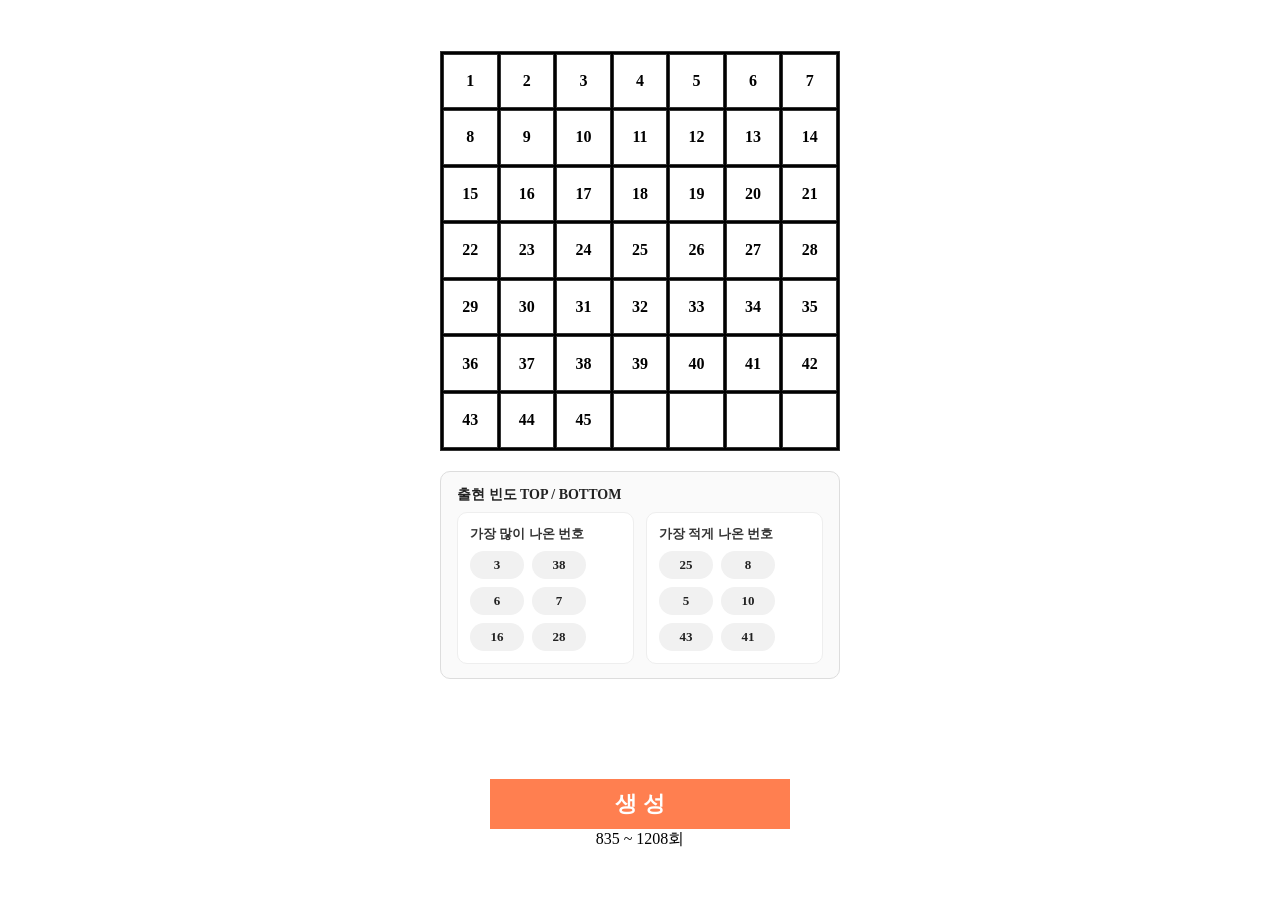
<file: luck/index.html>
<!DOCTYPE html>
<html lang="ko">
<head>
    <meta charset="UTF-8">
    <meta name="viewport" content="width=device-width, initial-scale=1.0">
    <title>Document</title>
    <style>
        * {margin: 0; padding: 0;}
        body {display: flex; justify-content: center; align-items: center; width: 100vw; height: 100vh; flex-direction: column;}
        table {width: 400px; height: 400px; border: 1px solid #333; background-color: black;}
        td {border: 1px solid #333; text-align: center; font-weight: bold; background-color: white;}
        #create_btn {width: 300px; height: 50px; margin-top: 100px; border: none; background-color: coral; color: white; font-weight: bold; font-size: 22px;}
        #create_btn:hover {background-color: rgb(250, 101, 46); cursor: pointer;}
        .on {background-color: #f6f990;}
        .stats-wrap{
            width: 400px;
            margin-top: 20px;   /* 테이블 아래 간격 */
            padding: 14px 16px;
            border: 1px solid #ddd;
            border-radius: 10px;
            background: #fafafa;
            box-sizing: border-box;
        }
        .stats-title{
            font-size: 14px;
            font-weight: 800;
            color: #222;
            margin-bottom: 8px;
        }
        .stats-row{
            display: flex;
            gap: 12px;
        }
        .stats-box{
            flex: 1;
            background: #fff;
            border: 1px solid #eee;
            border-radius: 10px;
            padding: 12px;
            box-sizing: border-box;
        }
        .stats-box h4{
            font-size: 13px;
            margin-bottom: 8px;
            color: #333;
        }
        .stats-list{
            display: flex;
            flex-wrap: wrap;
            gap: 8px;
        }
        .badge{
            display: inline-flex;
            align-items: center;
            justify-content: center;
            min-width: 34px;
            padding: 6px 10px;
            border-radius: 999px;
            background: #f1f1f1;
            font-weight: 800;
            font-size: 13px;
            color: #222;
        }
        .badge small{
            margin-left: 6px;
            font-weight: 700;
            font-size: 11px;
            color: #666;
        }
    </style>
</head>
<body>
    <table>
        <tr>
            <td id="1">1</td>
            <td id="2">2</td>
            <td id="3">3</td>
            <td id="4">4</td>
            <td id="5">5</td>
            <td id="6">6</td>
            <td id="7">7</td>
        </tr>
        <tr>
            <td id="8">8</td>
            <td id="9">9</td>
            <td id="10">10</td>
            <td id="11">11</td>
            <td id="12">12</td>
            <td id="13">13</td>
            <td id="14">14</td>
        </tr>
        <tr>
            <td id="15">15</td>
            <td id="16">16</td>
            <td id="17">17</td>
            <td id="18">18</td>
            <td id="19">19</td>
            <td id="20">20</td>
            <td id="21">21</td>
        </tr>
        <tr>
            <td id="22">22</td>
            <td id="23">23</td>
            <td id="24">24</td>
            <td id="25">25</td>
            <td id="26">26</td>
            <td id="27">27</td>
            <td id="28">28</td>
        </tr>
        <tr>
            <td id="29">29</td>
            <td id="30">30</td>
            <td id="31">31</td>
            <td id="32">32</td>
            <td id="33">33</td>
            <td id="34">34</td>
            <td id="35">35</td>
        </tr>
        <tr>
            <td id="36">36</td>
            <td id="37">37</td>
            <td id="38">38</td>
            <td id="39">39</td>
            <td id="40">40</td>
            <td id="41">41</td>
            <td id="42">42</td>
        </tr>
        <tr>
            <td id="43">43</td>
            <td id="44">44</td>
            <td id="45">45</td>
            <td></td>
            <td></td>
            <td></td>
            <td></td>
        </tr>
    </table>
    <div class="stats-wrap" id="statsWrap">
        <div class="stats-title">출현 빈도 TOP / BOTTOM</div>
        <div class="stats-row">
            <div class="stats-box">
                <h4>가장 많이 나온 번호</h4>
                <div class="stats-list" id="top6List"></div>
            </div>
            <div class="stats-box">
                <h4>가장 적게 나온 번호</h4>
                <div class="stats-list" id="bottom6List"></div>
            </div>
        </div>
    </div>
    <button type="button" id="create_btn" onclick="generateNumbers();">생 성</button>
    <p>835 ~ 1208회</p>
    <script>
    // 835회 부터 ~ 1208회 까지 당첨된 숫자들
    // 동행복권 시작일 2018.12 (835회)
    // 숫자의 빈도를 매핑하는 객체
    const numberFrequencies = {
        1: 53,        2: 54,        3: 70,        4: 56,        5: 46, 
        6: 67,        7: 66,        8: 45,        9: 54,        10: 47, 
        11: 55,       12: 64,       13: 61,       14: 58,       15: 57, 
        16: 65,       17: 60,       18: 59,       19: 57,       20: 55, 
        21: 58,       22: 60,       23: 55,       24: 63,       25: 44, 
        26: 63,       27: 59,       28: 65,       29: 56,       30: 65, 
        31: 58,       32: 63,       33: 65,       34: 59,       35: 65, 
        36: 59,       37: 62,       38: 70,       39: 57,       40: 55, 
        41: 48,       42: 54,       43: 47,       44: 57,       45: 62
    };

    function renderTopBottom5() {
        const entries = Object.entries(numberFrequencies)
            .map(([num, freq]) => ({ num: parseInt(num, 10), freq: parseInt(freq, 10) }));

        // 많이 나온 순(내림차순), 같으면 번호 오름차순
        const desc = [...entries].sort((a, b) => (b.freq - a.freq) || (a.num - b.num));
        // 적게 나온 순(오름차순), 같으면 번호 오름차순
        const asc  = [...entries].sort((a, b) => (a.freq - b.freq) || (a.num - b.num));

        const top5 = desc.slice(0, 6);
        const bottom5 = asc.slice(0, 6);

        const top5List = document.getElementById('top6List');
        const bottom5List = document.getElementById('bottom6List');

        top5List.innerHTML = top5.map(x => `<span class="badge">${x.num}</span>`).join('');
        bottom5List.innerHTML = bottom5.map(x => `<span class="badge">${x.num}</span>`).join('');
    }
    // 페이지 로드시 1회 렌더
    renderTopBottom5();

    // 각 숫자의 빈도에 따라 num_list 배열 생성
    let num_list = [];
    for (const number in numberFrequencies) {
        for (let i = 0; i < numberFrequencies[number]; i++) {
            num_list.push(parseInt(number));
        }
    }

    function generateNumbers() {
        const tds = document.querySelectorAll("td");
        tds.forEach(td => td.classList.remove("on")); // 이전 하이라이트 제거
        let selectedNumbers = [];

        while (selectedNumbers.length < 6) { // 6개의 유일한 숫자 확보
            const randomIndex = Math.floor(Math.random() * num_list.length);
            const number = num_list[randomIndex];
            if (!selectedNumbers.includes(number)) {
                selectedNumbers.push(number);
            }
        }

        addHighlight(selectedNumbers, 0);
    }

    function addHighlight(numbers, index) {
        if (index >= numbers.length) return; // 모든 숫자가 처리되면 종료

        const td = document.getElementById(numbers[index]);
        td.classList.add("on"); // 선택된 숫자 하이라이트

        setTimeout(() => {
            addHighlight(numbers, index + 1); // 0.5초 후 다음 숫자 처리
        }, 500);
    }
    </script>
</body>
</html>
</file>
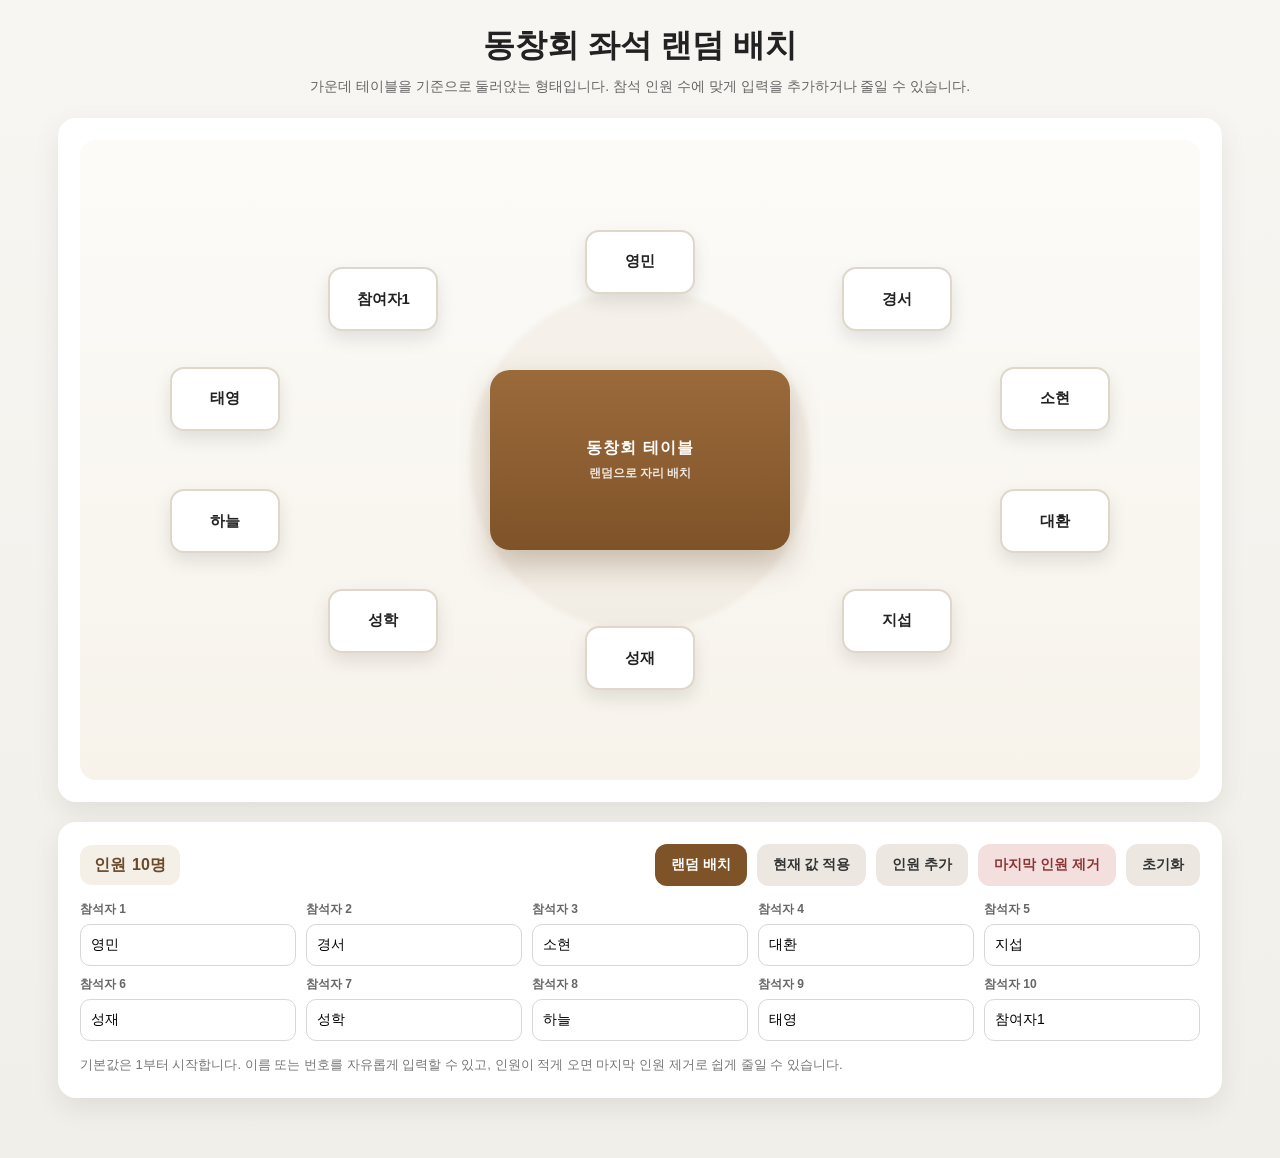
<file: randomTable/index.html>
<!DOCTYPE html>
<html lang="ko">
<head>
<meta charset="UTF-8">
<meta name="viewport" content="width=device-width, initial-scale=1.0">
<title>동창회 좌석 랜덤 배치</title>
<style>
*{box-sizing:border-box}
body{
  margin:0;
  font-family:"Malgun Gothic",sans-serif;
  background:linear-gradient(180deg,#f8f6f2 0%,#f1efe9 100%);
  color:#222;
}
.wrap{
  max-width:1200px;
  margin:0 auto;
  padding:24px 18px 40px;
}
h1{
  text-align:center;
  margin:0 0 10px;
  font-size:32px;
}
.desc{
  text-align:center;
  margin:0 0 22px;
  color:#666;
  font-size:14px;
}
.panel{
  background:#fff;
  border-radius:18px;
  padding:22px;
  box-shadow:0 10px 28px rgba(0,0,0,0.08);
  margin-bottom:20px;
}
.layout-area{
  position:relative;
  height:640px;
  overflow:hidden;
  border-radius:16px;
  background:
    radial-gradient(circle at center, rgba(139,90,43,0.05) 0, rgba(139,90,43,0.05) 26%, transparent 27%),
    linear-gradient(180deg,#fcfbf8 0%,#f7f3eb 100%);
}
.table-center{
  position:absolute;
  top:50%;
  left:50%;
  transform:translate(-50%,-50%);
  width:300px;
  height:180px;
  background:linear-gradient(180deg,#9b6a3b 0%, #7f5328 100%);
  border-radius:20px;
  color:#fff;
  display:flex;
  align-items:center;
  justify-content:center;
  text-align:center;
  font-weight:bold;
  letter-spacing:1px;
  box-shadow:0 14px 30px rgba(90,55,20,0.28);
  z-index:1;
  flex-direction: column;
}
.table-center small{
  display:block;
  margin-top:6px;
  font-size:12px;
  opacity:0.85;
  letter-spacing:0;
}
.seat{
  position:absolute;
  width:110px;
  height:64px;
  background:#fff;
  border:2px solid #dfd7ca;
  border-radius:14px;
  display:flex;
  align-items:center;
  justify-content:center;
  text-align:center;
  font-weight:bold;
  box-shadow:0 8px 18px rgba(0,0,0,0.10);
  padding:8px;
  transition:left .65s cubic-bezier(.22,1,.36,1), top .65s cubic-bezier(.22,1,.36,1), transform .25s ease, opacity .25s ease;
  z-index:2;
  word-break:break-word;
  font-size:15px;
}
.seat:hover{
  transform:scale(1.04);
}
.seat.flash{
  animation:seatFlash .55s ease;
}
@keyframes seatFlash{
  0%{transform:scale(0.92)}
  55%{transform:scale(1.08)}
  100%{transform:scale(1)}
}
.toolbar{
  display:flex;
  flex-wrap:wrap;
  gap:10px;
  justify-content:space-between;
  align-items:center;
  margin-bottom:12px;
}
.toolbar-left, .toolbar-right{
  display:flex;
  flex-wrap:wrap;
  gap:10px;
  align-items:center;
}
.count-badge{
  display:inline-flex;
  align-items:center;
  justify-content:center;
  min-width:90px;
  height:40px;
  padding:0 14px;
  border-radius:12px;
  background:#f4efe7;
  color:#6a4a2a;
  font-weight:bold;
}
.input-grid{
  display:grid;
  grid-template-columns:repeat(5,minmax(0,1fr));
  gap:10px;
  margin-top:15px;
}
.input-item{
  display:flex;
  flex-direction:column;
  gap:6px;
}
.input-item label{
  font-size:12px;
  color:#666;
  font-weight:bold;
}
.input-item input{
  height:42px;
  border:1px solid #d7d7d7;
  border-radius:10px;
  padding:0 10px;
  font-size:14px;
  background:#fff;
}
.input-item input:focus{
  outline:none;
  border-color:#9b6a3b;
  box-shadow:0 0 0 4px rgba(155,106,59,0.12);
}
button{
  border:none;
  height:42px;
  padding:0 16px;
  border-radius:12px;
  cursor:pointer;
  font-weight:bold;
  font-size:14px;
  transition:transform .15s ease, opacity .15s ease;
}
button:hover{transform:translateY(-1px)}
.btn-primary{background:#7f5328;color:#fff}
.btn-secondary{background:#ece8e1;color:#333}
.btn-danger{background:#f4dfdf;color:#8d3333}
.notice{
  margin-top:14px;
  font-size:13px;
  color:#777;
  line-height:1.6;
}
@media (max-width: 1024px){
  .layout-area{height:560px}
  .input-grid{grid-template-columns:repeat(4,minmax(0,1fr))}
  .seat{width:102px;height:60px;font-size:14px}
  .table-center{width:260px;height:160px}
}
@media (max-width: 768px){
  .wrap{padding:16px 12px 28px}
  h1{font-size:26px}
  .panel{padding:16px}
  .toolbar{align-items:stretch}
  .toolbar-left,.toolbar-right{width:100%}
  .toolbar-right button{flex:1}
  .layout-area{height:520px}
  .table-center{width:210px;height:132px;font-size:14px;padding:10px}
  .seat{width:88px;height:54px;font-size:12px;border-radius:12px;padding:6px}
  .input-grid{grid-template-columns:repeat(2,minmax(0,1fr))}
}
@media (max-width: 420px){
  .layout-area{height:500px}
  .seat{width:80px;height:50px;font-size:11px}
  .table-center{width:185px;height:120px}
}
</style>
</head>
<body>
<div class="wrap">
  <h1>동창회 좌석 랜덤 배치</h1>
  <p class="desc">가운데 테이블을 기준으로 둘러앉는 형태입니다. 참석 인원 수에 맞게 입력을 추가하거나 줄일 수 있습니다.</p>

  <div class="panel">
    <div class="layout-area" id="layoutArea">
      <div class="table-center">동창회 테이블<small>랜덤으로 자리 배치</small></div>
    </div>
  </div>

  <div class="panel">
    <div class="toolbar">
      <div class="toolbar-left">
        <div class="count-badge">인원 <span id="seatCountText" style="margin-left:6px;">17명</span></div>
      </div>
      <div class="toolbar-right">
        <button class="btn-primary" id="shuffleBtn" type="button">랜덤 배치</button>
        <button class="btn-secondary" id="applyBtn" type="button">현재 값 적용</button>
        <button class="btn-secondary" id="addBtn" type="button">인원 추가</button>
        <button class="btn-danger" id="removeBtn" type="button">마지막 인원 제거</button>
        <button class="btn-secondary" id="resetBtn" type="button">초기화</button>
      </div>
    </div>

    <div class="input-grid" id="inputGrid"></div>
    <div class="notice">
      기본값은 1부터 시작합니다. 이름 또는 번호를 자유롭게 입력할 수 있고, 인원이 적게 오면 마지막 인원 제거로 쉽게 줄일 수 있습니다.
    </div>
  </div>
</div>

<script>
const maxSeatCount = 40;
const defaultSeatCount = 10;
// let people = Array.from({length: defaultSeatCount}, (_, i) => String(i + 1));
let people = [
  "영민",
  "경서",
  "소현",
  "대환",
  "지섭",
  "성재",
  "성학",
  "하늘",
  "태영",
  "참여자1",
];

const inputGrid = document.getElementById('inputGrid');
const layoutArea = document.getElementById('layoutArea');
const seatCountText = document.getElementById('seatCountText');
const shuffleBtn = document.getElementById('shuffleBtn');
const applyBtn = document.getElementById('applyBtn');
const addBtn = document.getElementById('addBtn');
const removeBtn = document.getElementById('removeBtn');
const resetBtn = document.getElementById('resetBtn');

function updateCountText() {
  seatCountText.textContent = `${people.length}명`;
}

function renderInputs() {
  inputGrid.innerHTML = '';
  people.forEach((value, index) => {
    const item = document.createElement('div');
    item.className = 'input-item';

    const label = document.createElement('label');
    label.setAttribute('for', `seatInput${index}`);
    label.textContent = `참석자 ${index + 1}`;

    const input = document.createElement('input');
    input.type = 'text';
    input.id = `seatInput${index}`;
    input.value = value;
    input.maxLength = 20;

    item.appendChild(label);
    item.appendChild(input);
    inputGrid.appendChild(item);
  });
  updateCountText();
}

function getValuesFromInputs() {
  return people.map((_, index) => {
    const input = document.getElementById(`seatInput${index}`);
    const value = input ? input.value.trim() : '';
    return value || String(index + 1);
  });
}

function shuffleArray(arr) {
  const copied = [...arr];
  for (let i = copied.length - 1; i > 0; i--) {
    const j = Math.floor(Math.random() * (i + 1));
    [copied[i], copied[j]] = [copied[j], copied[i]];
  }
  return copied;
}

function getSeatSize() {
  const w = window.innerWidth;
  if (w <= 420) return {width: 80, height: 50};
  if (w <= 768) return {width: 88, height: 54};
  if (w <= 1024) return {width: 102, height: 60};
  return {width: 110, height: 64};
}

function getRadii(count) {
  const areaWidth = layoutArea.clientWidth;
  const areaHeight = layoutArea.clientHeight;
  const isMobile = window.innerWidth <= 768;

  let radiusX = Math.max(120, areaWidth * (isMobile ? 0.34 : 0.39));
  let radiusY = Math.max(110, areaHeight * (isMobile ? 0.28 : 0.31));

  if (count >= 20) {
    radiusX += isMobile ? 8 : 18;
    radiusY += isMobile ? 12 : 18;
  }
  if (count >= 28) {
    radiusX += isMobile ? 8 : 14;
    radiusY += isMobile ? 6 : 10;
  }

  return { radiusX, radiusY };
}

function ensureSeatElements(count) {
  const currentSeats = layoutArea.querySelectorAll('.seat');
  if (currentSeats.length < count) {
    for (let i = currentSeats.length; i < count; i++) {
      const seat = document.createElement('div');
      seat.className = 'seat';
      seat.dataset.index = i;
      layoutArea.appendChild(seat);
    }
  } else if (currentSeats.length > count) {
    for (let i = currentSeats.length - 1; i >= count; i--) {
      currentSeats[i].remove();
    }
  }
}

function renderSeats(values, animate = true) {
  ensureSeatElements(values.length);
  const seats = layoutArea.querySelectorAll('.seat');
  const centerX = layoutArea.clientWidth / 2;
  const centerY = layoutArea.clientHeight / 2;
  const { width, height } = getSeatSize();
  const { radiusX, radiusY } = getRadii(values.length);

  values.forEach((value, index) => {
    const angle = (-Math.PI / 2) + ((Math.PI * 2) / values.length) * index;
    const x = centerX + radiusX * Math.cos(angle) - width / 2;
    const y = centerY + radiusY * Math.sin(angle) - height / 2;

    const seat = seats[index];
    seat.textContent = value;
    seat.style.left = `${x}px`;
    seat.style.top = `${y}px`;

    if (animate) {
      seat.classList.remove('flash');
      void seat.offsetWidth;
      seat.classList.add('flash');
    }
  });
}

function applyCurrentInputs(withAnimation = false) {
  people = getValuesFromInputs();
  renderInputs();
  renderSeats(people, withAnimation);
}

shuffleBtn.addEventListener('click', () => {
  people = getValuesFromInputs();
  people = shuffleArray(people);
  renderInputs();
  renderSeats(people, true);
});

applyBtn.addEventListener('click', () => {
  applyCurrentInputs(false);
});

addBtn.addEventListener('click', () => {
  people = getValuesFromInputs();
  if (people.length >= maxSeatCount) {
    alert(`최대 ${maxSeatCount}명까지 추가할 수 있습니다.`);
    return;
  }
  people.push(String(people.length + 1));
  renderInputs();
  renderSeats(people, false);
  const lastInput = document.getElementById(`seatInput${people.length - 1}`);
  if (lastInput) lastInput.focus();
});

removeBtn.addEventListener('click', () => {
  people = getValuesFromInputs();
  if (people.length <= 1) {
    alert('최소 1명은 있어야 합니다.');
    return;
  }
  people.pop();
  renderInputs();
  renderSeats(people, false);
});

resetBtn.addEventListener('click', () => {
  people = Array.from({length: defaultSeatCount}, (_, i) => String(i + 1));
  renderInputs();
  renderSeats(people, false);
});

window.addEventListener('resize', () => {
  renderSeats(getValuesFromInputs(), false);
});

renderInputs();
setTimeout(() => renderSeats(people, false), 60);
</script>
</body>
</html>
</file>
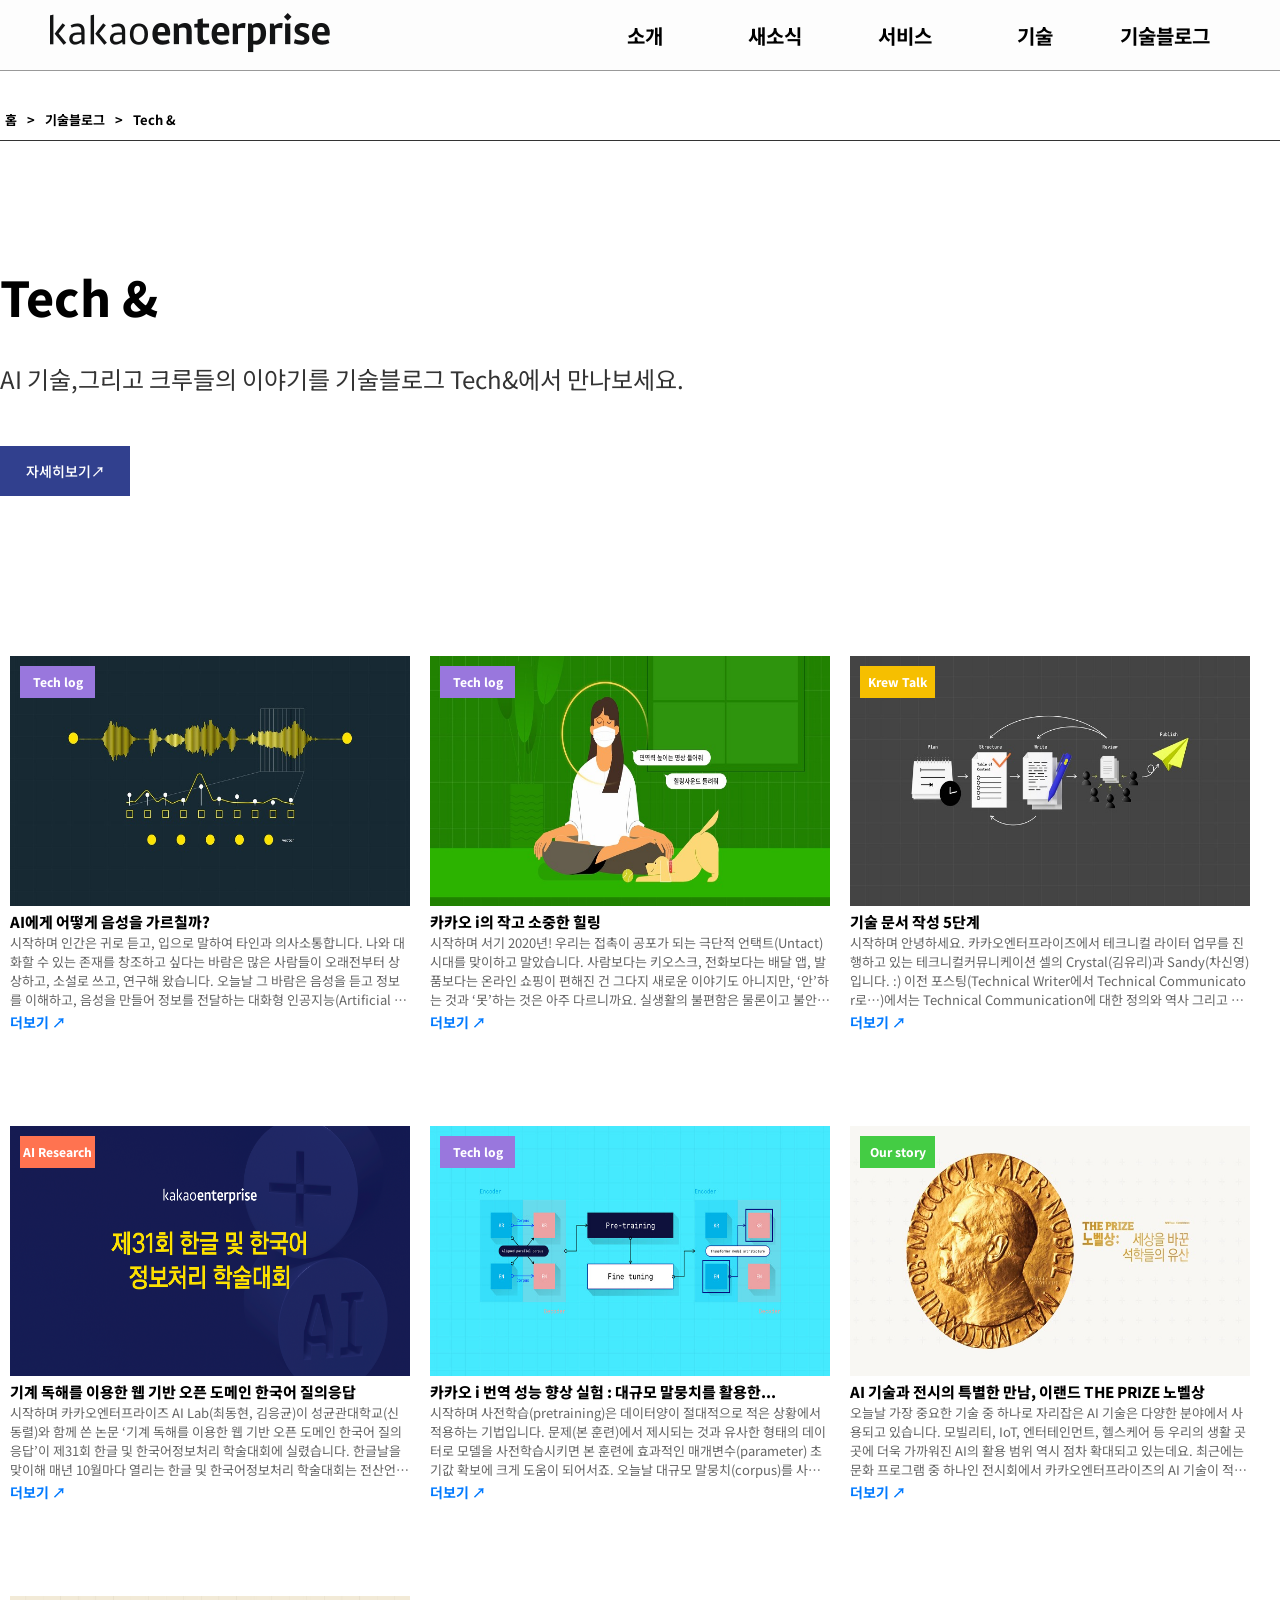
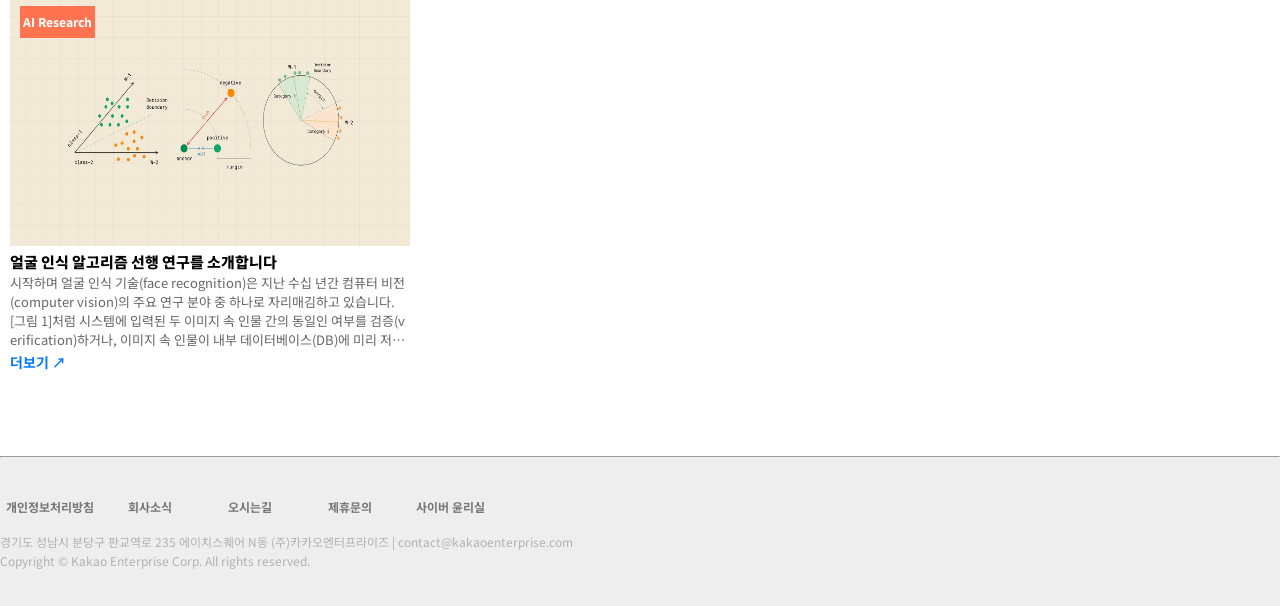
<file: kakaoenterprize/blog.html>
<!DOCTYPE html>
<html lang="en">
<head>
    <meta charset="UTF-8">
    <meta name="viewport" content="width=device-width, initial-scale=1.0">
    <title>카카오엔터프라이즈</title>
    <link rel="stylesheet" href="./css/header.css">
    <link href="https://fonts.googleapis.com/css2?family=Noto+Sans+KR:wght@300&display=swap" rel="stylesheet">
    <style>
        #gnb {background-color: #fdfdfd; border-bottom: 1px solid #999;}
        #gnb li a{ color: black;}
        #gnb .logo {background-image: url("./img/logo_b.png");}

        .tabbar {clear: both; width: 100%; height: 40px; border-bottom: 1px solid #333; padding-top: 100px;}
        #tab { width: 1280px; margin: 0 auto;}
        .tabbar li { float: left;}
        .tabbar li a{font-size: 13px; line-height: 3; color: black; font-weight: 700; margin: 5px;}
        .tabbar_txt { color: #999;}
        .tabbar_txt::after { content: ">"; margin-left: 10px;}

        .ban {background-image: url(./img/kakaoiEngine_ban.jpg); width: 100%; height: 700px; background-size: contain; background-repeat: no-repeat; z-index: 5;}
        .banbox {width: 1280px; margin: 0 auto; padding-top: 120px;}
        .bantxt { font-weight: 800; font-size: 30px; color: white; text-shadow: 3px -2px 7px #666;}
        .btn { display: block; background-color: #31408E; color: white; font-weight: 550; width: 130px; height: 50px; line-height: 50px;
                    text-align: center; margin-top: 50px; font-size: 14px; }
        .btn:hover {background-color: black;}

        .boldtxt{font-size: 15px; width: 800px; font-weight: 800; color: black;}
        .sintxt{font-size: 13px; color: #666;}
        
        .col1 { width: 1280px; margin: 0 auto; height: auto; margin-top: 150px; height: 1300px;}
        .col1 li {  height: 450px; width: 400px; float: left; margin: 10px; position: relative;}
        #crewTalk {position: absolute; display: block; background-color: #F6BF00; color: white; font-weight: 800;  width: 75px; height: 32px;
                    text-align: center; line-height: 32px; margin: 10px; font-size: 12px;}
        #techLog {position: absolute; display: block; background-color: #9977DD; color: white; font-weight: 800;  width: 75px; height: 32px;
                    text-align: center; line-height: 32px; margin: 10px; font-size: 12px;}
        #aiResearch {position: absolute; display: block; background-color: #FF7350; color: white; font-weight: 800;  width: 75px; height: 32px;
                    text-align: center; line-height: 32px; margin: 10px; font-size: 12px;}
        #ourStory {position: absolute; display: block; background-color: #44CC44; color: white; font-weight: 800;  width: 75px; height: 32px;
                    text-align: center; line-height: 32px; margin: 10px; font-size: 12px;}
        .col1 li img {width: 400px; height: 250px;}
        .col1 li p:nth-child(4) {display: -webkit-box; display: -ms-flexbox; display: box; margin-top:1px; max-height:80px; 
        overflow:hidden; vertical-align:top; text-overflow: ellipsis; word-break:break-all; -webkit-box-orient:vertical; -webkit-line-clamp:4 }
        .col1 li span {color:#027AFF; font-weight: 700; font-size: 14px;}
        .col1 a:hover li p:nth-child(3){text-decoration: underline black;}
        .col1 a:hover li p:nth-child(4){text-decoration: underline black;}

    </style>
</head>
<body>
    <header id="header">
        <nav id="gnb">
           <ul class="nav">
	      <li class="logo"><a href="index.html"></a></li>
              <li>
                  <a href="company_introduce.html">소개</a>
                  <a href="company_introduce.html" class="sub_menu">회사소개</a>
                  <a href="welfare_system.html" class="sub_menu">복지제도</a>
                  <a href="com_company.html" class="sub_menu">오시는길</a>
              </li>
              <li>
                  <a href="#">새소식</a>
                  <a href="#" class="sub_menu">언론보도</a>
                  <a href="#" class="sub_menu">회사소식</a>
              </li>
              <li>
                  <a href="kakaoWork.html">서비스</a>
                  <a href="kakaoiConnect.html" class="sub_menu">Kakao i Connect</a>
                  <a href="kakaoI.html" class="sub_menu">Kakao i</a>
                  <a href="kakaoWork.html" class="sub_menu">Kakao Work</a>
                  <a href="kakaoiCloud.html" class="sub_menu">Kakao i Cloud</a>
                  <a href="kakaoiInsight.html" class="sub_menu">Kakao i Insight</a>
              </li>
              <li>
                  <a href="kakaoiEngine.html">기술</a>
		      <a href="kakaoiEngine.html" class="sub_menu">Kakao i <span class="link" ></span></a>
              </li>
              <li>
                  <a href="blog.html">기술블로그</a>
                  <a href="blog.html" class="sub_menu">Tech &</a>
              </li>
              <li>
                  <a href="partnerShip.html">제휴문의</a>
                  <a href="partnerShip.html" class="sub_menu">제휴문의</a>
              </li>
              <li class="injae">
		      <a href="#">인재영입 <span class="link" ></span></a>
              </li>
           </ul>
        </nav>
    </header>

    <nav class="tabbar">
        <ul id="tab">
            <li><a href="index.html" class="tabbar_txt">홈</a></li>
            <li><a href="blog.html" class="tabbar_txt">기술블로그</a></li>
            <li><a href="blog.html">Tech &</a></li>
        </ul>
    </nav>
    <!-- <div class="ban"> -->
        <ul class="banbox">
            <li style="font-weight: 800; font-size: 48px;">Tech &</li>
            <li style="font-size: 24px; color: #333; margin-top: 30px;">AI 기술,그리고 크루들의 이야기를 기술블로그 Tech&에서 만나보세요.</li>
            <a href="" class="btn">자세히보기<span>↗</span></a>
        </ul>
    </div>
    <ul class="col1">
        <a href="">
            <li>
                <p id="techLog">Tech log</p>
                <img src="./img/blog_img1.jpg" alt="">
                <p class="boldtxt">AI에게 어떻게 음성을 가르칠까?</p>
                <p class="sintxt">시작하며
                    인간은 귀로 듣고, 입으로 말하여 타인과 의사소통합니다. 나와 대화할 수 있는 존재를 창조하고 싶다는 바람은 
                    많은 사람들이 오래전부터 상상하고, 소설로 쓰고, 연구해 왔습니다. 오늘날 그 바람은 음성을 듣고 정보를 이해하고, 
                    음성을 만들어 정보를 전달하는 대화형 인공지능(Artificial Intelligence, 이하 AI)의 시대가 도래하게 됨으로써 그 결실을 맺었습니다. 
                    기계가 사람의 음성을 듣는 음성인식(Speech recognition)은 AI의 귀이고, 
                    기계가 사람의 음성으로 말하는 음성합성(Speech synthesis)은 AI의 입이라고 할 수 있습니다.
                </p>
                <span>더보기 <span>↗</span></span>
            </li>
        </a>
        <a href="">
            <li>
                <p id="techLog">Tech log</p>
                <img src="./img/blog_img2.jpg" alt="">
                <p class="boldtxt">카카오 i의 작고 소중한 힐링</p>
                <p class="sintxt">시작하며
                    서기 2020년! 우리는 접촉이 공포가 되는 극단적 언택트(Untact) 시대를 맞이하고 말았습니다. 
                    사람보다는 키오스크, 전화보다는 배달 앱, 발품보다는 온라인 쇼핑이 편해진 건 그다지 새로운 이야기도 아니지만, 
                    ‘안’하는 것과 ‘못’하는 것은 아주 다르니까요. 
                    실생활의 불편함은 물론이고 불안, 무기력, 우울감을 호소하는 코로나 블루까지 우리의 일상은 꽤 많이 바뀌었습니다. 
                    저 역시도 재택근무로 외로움이 짙어질 즈음에 모든 콘택트 요청이 단비 같았죠. 설령 그게 업무 요청일지라도... (언빌리버블!) 
                    오늘은 언택트 시대의 힐링 서비스를 통해 사람들의 위로가 되고 싶은 마음을 전하고자 합니다.
                    기술 공유보단 옆집 사는 기획자 이야기로 편히 읽어주세요.
                </p>
                <span>더보기 <span>↗</span></span>
            </li>
        </a>
        <a href="">    
            <li>
                <p id="crewTalk">Krew Talk</p>
                <img src="./img/blog_img3.jpg" alt="">
                <p class="boldtxt">기술 문서 작성 5단계</p>
                <p class="sintxt">시작하며
                    안녕하세요. 카카오엔터프라이즈에서 테크니컬 라이터 업무를 진행하고 있는 테크니컬커뮤니케이션 셀의 
                    Crystal(김유리)과 Sandy(차신영)입니다. :)
                    이전 포스팅(Technical Writer에서 Technical Communicator로…)에서는 
                    Technical Communication에 대한 정의와 역사 그리고 어떤 업무를 하는지에 대해서 알아보았습니다. 
                    지난번에도 잠깐 언급했듯이 해외에서는 테크니컬 라이팅의 학위 프로그램도 존재하며, 
                    학계에서는 관련 프로세스가 확립 되어있는데요. 이를 바탕으로,
                    이번 포스트의 주제는 기술적인 정보를 특정 독자들에게 정확하고 명확하게 전달하기 위해
                    어떤 프로세스로 진행해야 하는지에 대해 간단히 말씀드리려고 합니다.
                    Kieran Morgan의 Technical Writing Process라는 책과 소프트웨어 사용자 문서 프로세스(Software user documentation process, ISO/IEC 15910)
                    표준을 기반으로 한, 카카오엔터프라이즈의 기술 문서 작성 과정을 지금부터 소개해드리겠습니다.
                    과연 여러분이 예상하는 기술 문서 생성 과정과 같을지, 한번 생각하고 읽으시면 더 흥미롭게 읽으실 수 있을 것 같습니다. :)
                </p>
                <span>더보기 <span>↗</span></span>
            </li>
        </a>
        <a href="">    
            <li>
                <p id="aiResearch">AI Research</p>
                <img src="./img/blog_img4.jpg" alt="">
                <p class="boldtxt">기계 독해를 이용한 웹 기반 오픈 도메인 한국어 질의응답</p>
                <p class="sintxt">시작하며
                    카카오엔터프라이즈 AI Lab(최동현, 김응균)이 성균관대학교(신동렬)와 함께 쓴 논문 
                    ‘기계 독해를 이용한 웹 기반 오픈 도메인 한국어 질의응답’이 제31회 한글 및 한국어정보처리 학술대회에 실렸습니다. 
                    한글날을 맞이해 매년 10월마다 열리는 한글 및 한국어정보처리 학술대회는 전산언어학과 언어학, 인공지능과 관련된 다양한 주제의
                    연구 논문을 다루고 있습니다. 
                    AI Lab은 기계 독해를 이용한 웹 기반 오픈 도메인 한국어 질의응답 시스템을 제안했습니다. 
                    시스템에 사용자 질의가 입력되면, 기존의 검색 엔진으로 최대 1,500개의 문서를 기계 독해 방식으로 실시간으로 분석합니다. 
                    그런 뒤, 각 문서에서 찾은 답을 종합해 최종 답변을 도출합니다. 실험 결과, 제안된 시스템의 평균 실행 시간은 2초 이내였으며, 
                    인간이 기록한 점수 대비 86%에 달하는 준수한 성능을 냈습니다. AI Lab이 제안한 시스템의 데모는 
                    카카오의 NLP API 페이지에서 확인할 수 있습니다.
                </p>
                <span>더보기 <span>↗</span></span>
            </li>
        </a>
        <a href="">    
            <li>
                <p id="techLog">Tech log</p>
                <img src="./img/blog_img5.jpg" alt="">
                <p class="boldtxt">카카오 i 번역 성능 향상 실험 : 대규모 말뭉치를 활용한...</p>
                <p class="sintxt">시작하며
                    사전학습(pretraining)은 데이터양이 절대적으로 적은 상황에서 적용하는 기법입니다. 
                    문제(본 훈련)에서 제시되는 것과 유사한 형태의 데이터로 모델을 사전학습시키면 본 훈련에 효과적인 매개변수(parameter) 
                    초기값 확보에 크게 도움이 되어서죠. 오늘날 대규모 말뭉치(corpus)를 사전학습한 언어 모델(language model)1이 
                    자연어처리(NLP)에서 주류로 자리2하게 된 것은 바로 이런 효과 덕분입니다.
                </p>
                <span>더보기 <span>↗</span></span>
            </li>
        </a>
        <a href="">    
            <li>
                <p id="ourStory">Our story</p>
                <img src="./img/blog_img6.jpg" alt="">
                <p class="boldtxt">AI 기술과 전시의 특별한 만남, 이랜드 THE PRIZE 노벨상</p>
                <p class="sintxt">오늘날 가장 중요한 기술 중 하나로 자리잡은 AI 기술은 다양한 분야에서 사용되고 있습니다. 
                    모빌리티, IoT, 엔터테인먼트, 헬스케어 등 우리의 생활 곳곳에 더욱 가까워진 AI의 활용 범위 역시 점차 확대되고 있는데요. 
                    최근에는 문화 프로그램 중 하나인 전시회에서 카카오엔터프라이즈의 AI 기술이 적용되어 관람객들에게 편리함과 새로운 경험을 제공하고 있습니다.
                     그럼 전시회와 AI의 특별한 만남을 살펴보러 가실까요?  
                </p>
                <span>더보기 <span>↗</span></span>
            </li>
        </a>
        <a href="">    
            <li>
                <p id="aiResearch">AI Research</p>
                <img src="./img/blog_img7.jpg" alt="">
                <p class="boldtxt">얼굴 인식 알고리즘 선행 연구를 소개합니다</p>
                <p class="sintxt">시작하며
                    얼굴 인식 기술(face recognition)은 지난 수십 년간 컴퓨터 비전(computer vision)의 주요 연구 분야 중 하나로 자리매김하고 있습니다. 
                    [그림 1]처럼 시스템에 입력된 두 이미지 속 인물 간의 동일인 여부를 검증(verification)하거나, 
                    이미지 속 인물이 내부 데이터베이스(DB)에 미리 저장된 인물 중 누구와 가장 유사한지를 식별(identification)하는 데 
                    이 기술이 널리 활용되고 있습니다. 
                </p>
                <span>더보기 <span>↗</span></span>
            </li>
        </a>
    </ul>
    <footer class="ft">
        <hr class="line" />
        <div class="nav_fr">
            <nav class="fnb">
                <ul class="nav">
                    <li><a href="">개인정보처리방침</a></li>
                    <li><a href="">회사소식</a></li>
                    <li><a href="">오시는길</a></li>
                    <li><a href="">제휴문의</a></li>
                    <li><a href="">사이버 윤리실</a></li>
                </ul>
            </nav>
        </div>
        <p class="addr">
            <span class="ad1">경기도 성남시 분당구 판교역로 235 에이치스퀘어 N동 (주)카카오엔터프라이즈 | contact@kakaoenterprise.com</span>
        </p>
        <p class="copyright">Copyright © Kakao Enterprise Corp. All rights reserved.</p>
    </footer>
</body>
</html>
</file>
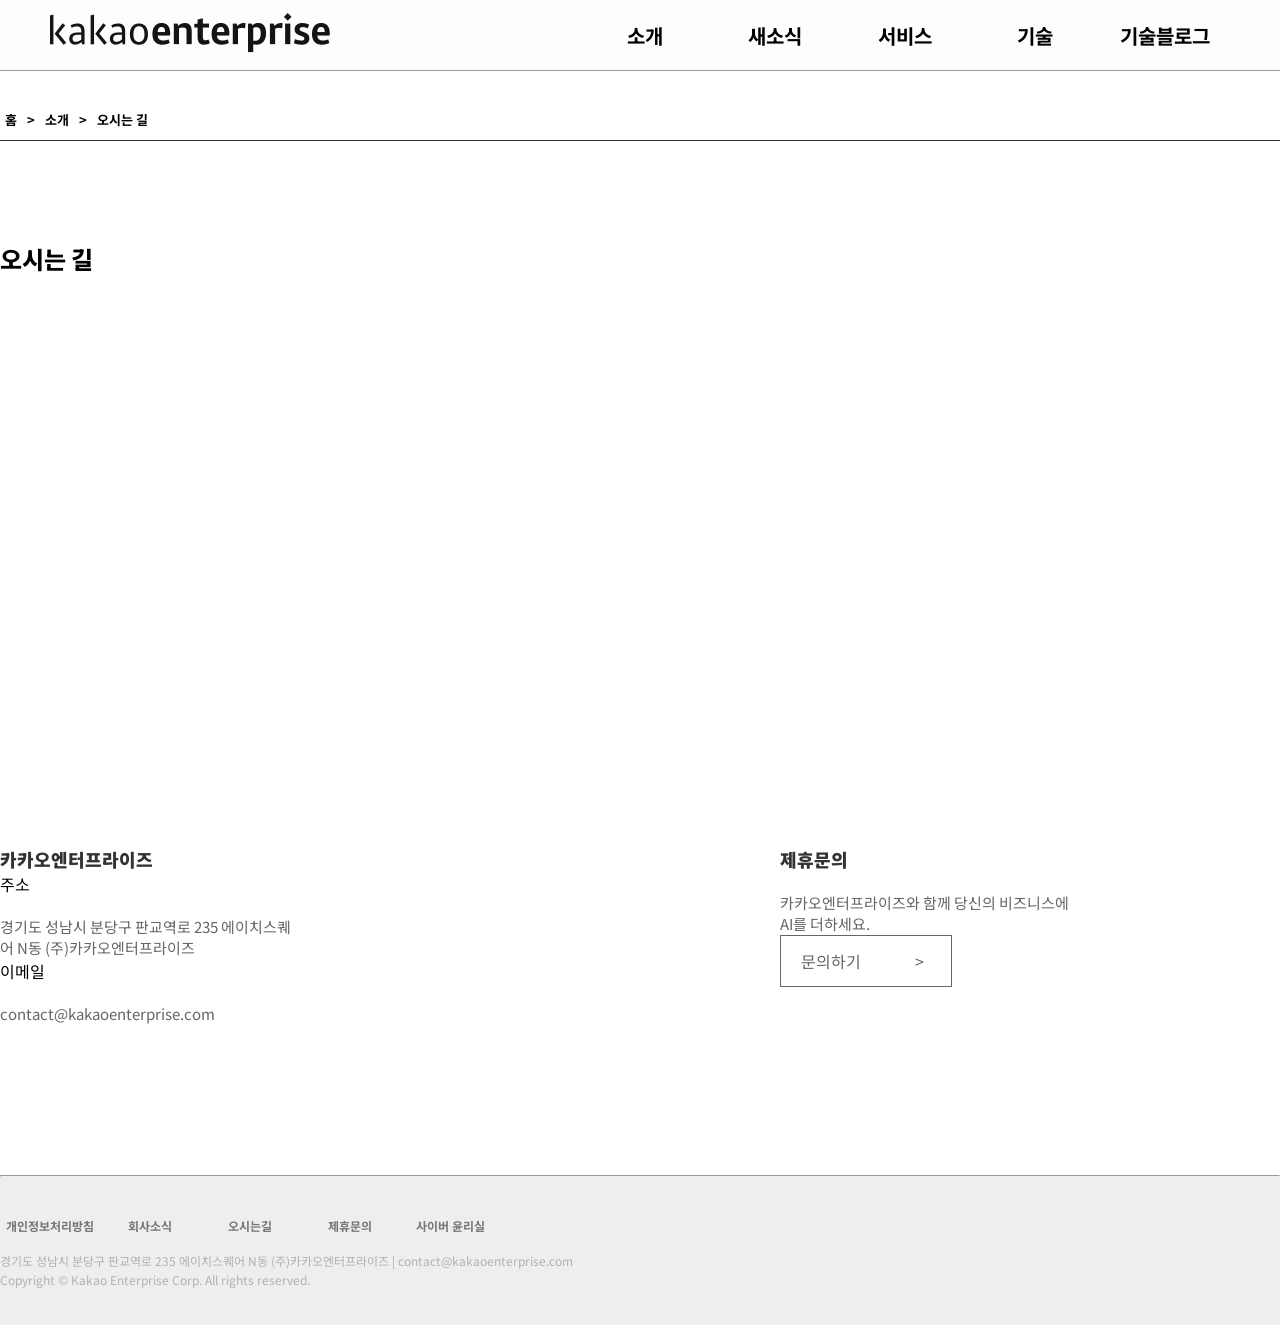
<file: kakaoenterprize/com_company.html>
<!DOCTYPE html>
<html lang="en">
<head>
    <meta charset="UTF-8">
    <meta name="viewport" content="width=device-width, initial-scale=1.0">
    <title>카카오엔터프라이즈</title>
    <link rel="stylesheet" href="./css/header.css">
    <link href="https://fonts.googleapis.com/css2?family=Noto+Sans+KR:wght@300&display=swap" rel="stylesheet">
    <style>
        #gnb {background-color: #fdfdfd; border-bottom: 1px solid #999;}
        #gnb li a{ color: black;}
        #gnb .logo {background-image: url("./img/logo_b.png");}

        .tabbar {clear: both; width: 100%; height: 40px; border-bottom: 1px solid #333; padding-top: 100px;}
        #tab { width: 1280px; margin: 0 auto;}
        .tabbar li { float: left;}
        .tabbar li a{font-size: 13px; line-height: 3; color: black; font-weight: 700; margin: 5px;}
        .tabbar_txt { color: #999;}
        .tabbar_txt::after { content: ">"; margin-left: 10px;}

        .boldtxt {font-weight: 900; font-size: 18px; color: #333;}
        .sintxt { margin-top: 20px; color: #666; font-size: 15px;}

        #map { width: 1280px; height: 500px; margin: 0 auto;}
        
        .intro {clear: both; width: 1280px; margin: 0 auto; margin-top: 50px; margin-bottom: 150px;}
        .intro ul { width: 500px; display: inline-block;}
        .intro ul:last-child {float: right;}
        .intro ul li { width: 600px;}
        .intro ul li p {display: inline-block;width: 300px; text-align: left;}
/*         .intro ul li p:first-child {display: inline-block; width: 300px; font-weight: 800;} */
        .intro ul a { display: block; color: #666; border: 1px solid #666; width: 150px; height: 50px; line-height: 50px; padding-left: 20px;}
    </style>
</head>
<body>
   <header id="header">
        <nav id="gnb">
           <ul class="nav">
	      <li class="logo"><a href="index.html"></a></li>
              <li>
                  <a href="company_introduce.html">소개</a>
                  <a href="company_introduce.html" class="sub_menu">회사소개</a>
                  <a href="welfare_system.html" class="sub_menu">복지제도</a>
                  <a href="com_company.html" class="sub_menu">오시는길</a>
              </li>
              <li>
                  <a href="#">새소식</a>
                  <a href="#" class="sub_menu">언론보도</a>
                  <a href="#" class="sub_menu">회사소식</a>
              </li>
              <li>
                  <a href="kakaoWork.html">서비스</a>
                  <a href="kakaoiConnect.html" class="sub_menu">Kakao i Connect</a>
                  <a href="kakaoI.html" class="sub_menu">Kakao i</a>
                  <a href="kakaoWork.html" class="sub_menu">Kakao Work</a>
                  <a href="kakaoiCloud.html" class="sub_menu">Kakao i Cloud</a>
                  <a href="kakaoiInsight.html" class="sub_menu">Kakao i Insight</a>
              </li>
              <li>
                  <a href="kakaoiEngine.html">기술</a>
		      <a href="kakaoiEngine.html" class="sub_menu">Kakao i <span class="link" ></span></a>
              </li>
              <li>
                  <a href="blog.html">기술블로그</a>
                  <a href="blog.html" class="sub_menu">Tech &</a>
              </li>
              <li>
                  <a href="partnerShip.html">제휴문의</a>
                  <a href="partnerShip.html" class="sub_menu">제휴문의</a>
              </li>
              <li class="injae">
		      <a href="#">인재영입 <span class="link" ></span></a>
              </li>
           </ul>
        </nav>
    </header>

    <nav class="tabbar">
        <ul id="tab">
            <li><a href="index.html" class="tabbar_txt">홈</a></li>
            <li><a href="company_introduce.html" class="tabbar_txt">소개</a></li>
            <li><a href="com_company.html">오시는 길</a></li>
        </ul>
    </nav>
    <p style="margin: 100px auto 20px; width: 1280px; font-weight: 800; font-size: 24px;">오시는 길</p>
    <!-- 지도를 표시할 div 입니다 -->
    <div id="map"></div>

    <script src="//dapi.kakao.com/v2/maps/sdk.js?appkey=ac8f3403fd1d728ab70d3644e3dae800"></script>
    <script>
    var mapContainer = document.getElementById('map'), // 지도를 표시할 div 
        mapOption = { 
            center: new kakao.maps.LatLng(37.402115, 127.108504), // 지도의 중심좌표
            level: 2// 지도의 확대 레벨
        };

    // 지도를 표시할 div와  지도 옵션으로  지도를 생성합니다
    var map = new kakao.maps.Map(mapContainer, mapOption); 
    </script>
    <div class="intro">
        <ul>
		<li><p class="boldtxt">카카오엔터프라이즈</p></li>
            <li>
                <p>주소</p>
                <p class="sintxt">경기도 성남시 분당구 판교역로 235 에이치스퀘어 N동
                    (주)카카오엔터프라이즈</p>
            </li>
            <li>
                <p>이메일</p>
                <p class="sintxt">contact@kakaoenterprise.com</p>
            </li>
        </ul>
        <ul>
	    <li><p class="boldtxt">제휴문의</p></li>
            <li><p class="sintxt">카카오엔터프라이즈와 함께 당신의 비즈니스에 AI를 더하세요.</p></li>
		<li><a href="">문의하기 <span style="margin-left: 50px;">></span></a></li>
        </ul>
    </div>
    <footer class="ft">
        <hr class="line" />
        <div class="nav_fr">
            <nav class="fnb">
                <ul class="nav">
                    <li><a href="">개인정보처리방침</a></li>
                    <li><a href="">회사소식</a></li>
                    <li><a href="">오시는길</a></li>
                    <li><a href="">제휴문의</a></li>
                    <li><a href="">사이버 윤리실</a></li>
                </ul>
            </nav>
        </div>
        <p class="addr">
            <span class="ad1">경기도 성남시 분당구 판교역로 235 에이치스퀘어 N동 (주)카카오엔터프라이즈 | contact@kakaoenterprise.com</span>
        </p>
        <p class="copyright">Copyright © Kakao Enterprise Corp. All rights reserved.</p>
    </footer>
</body>
</html>
</file>
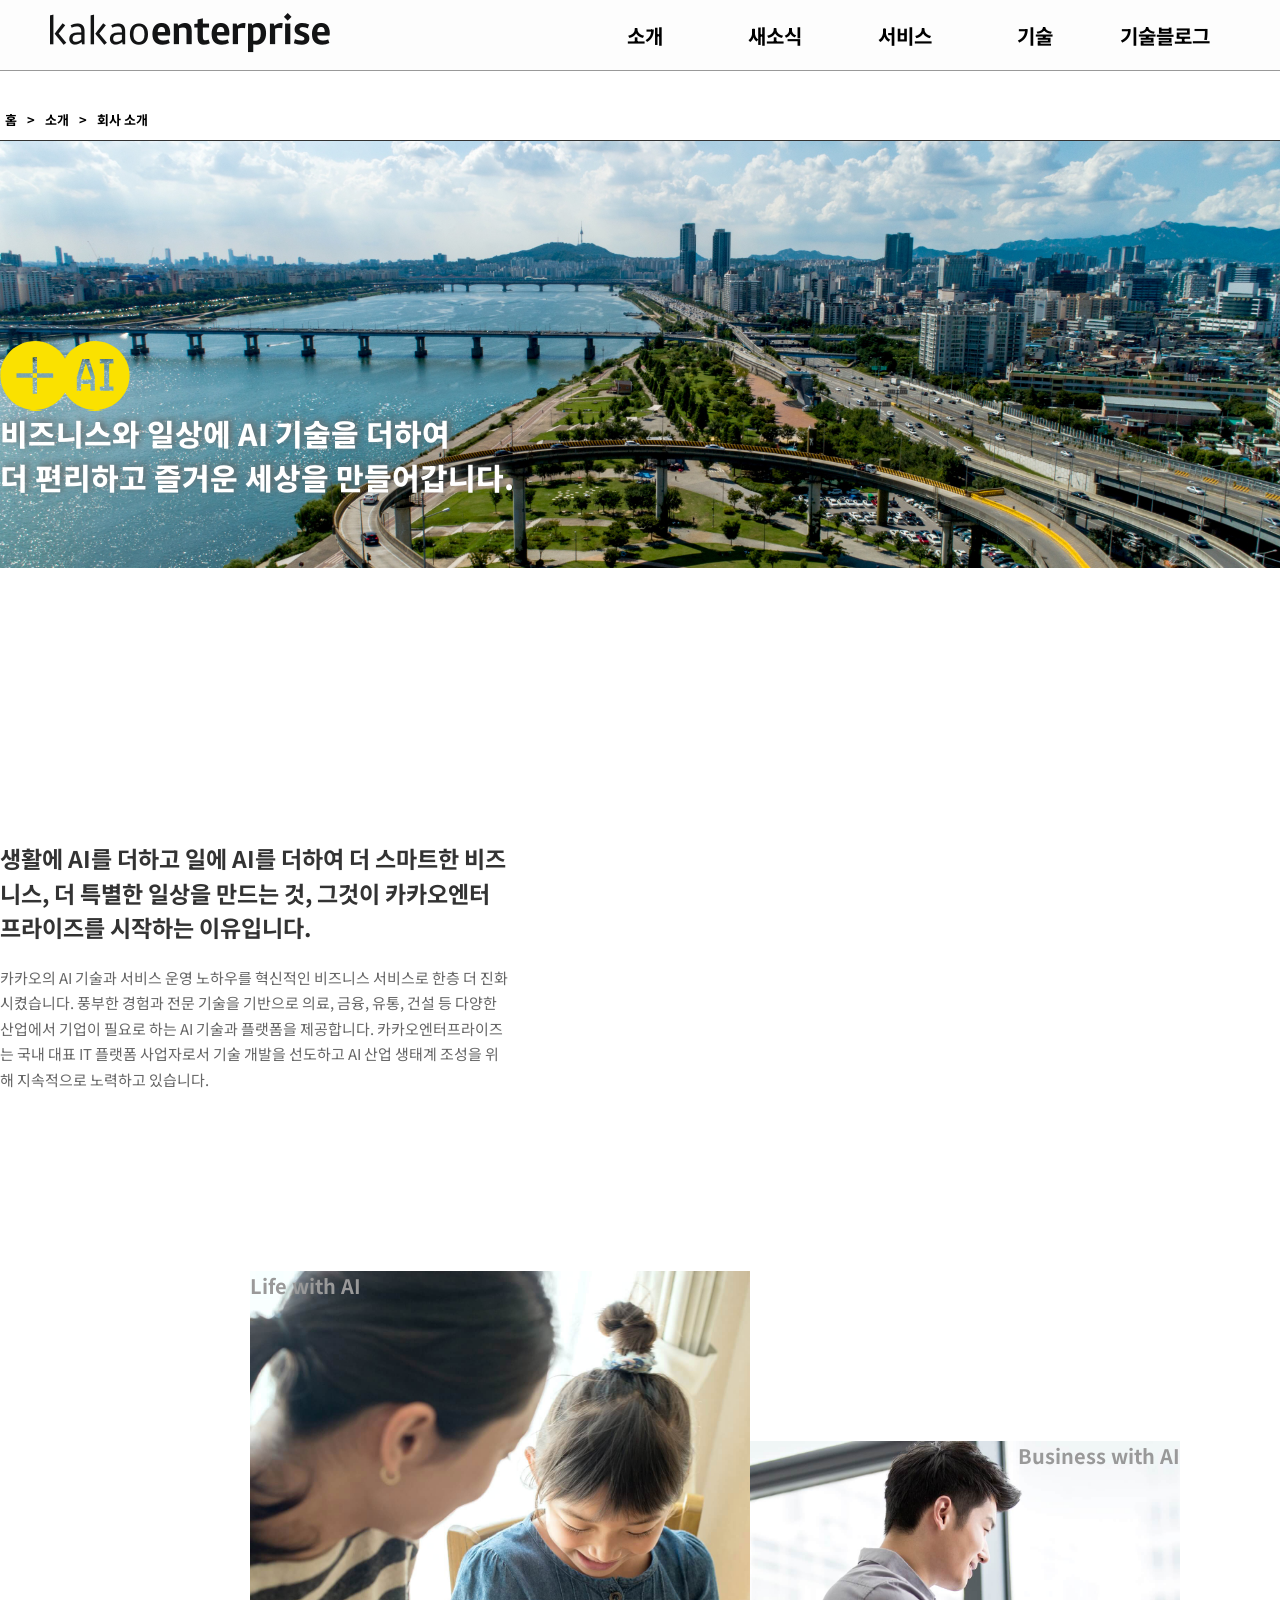
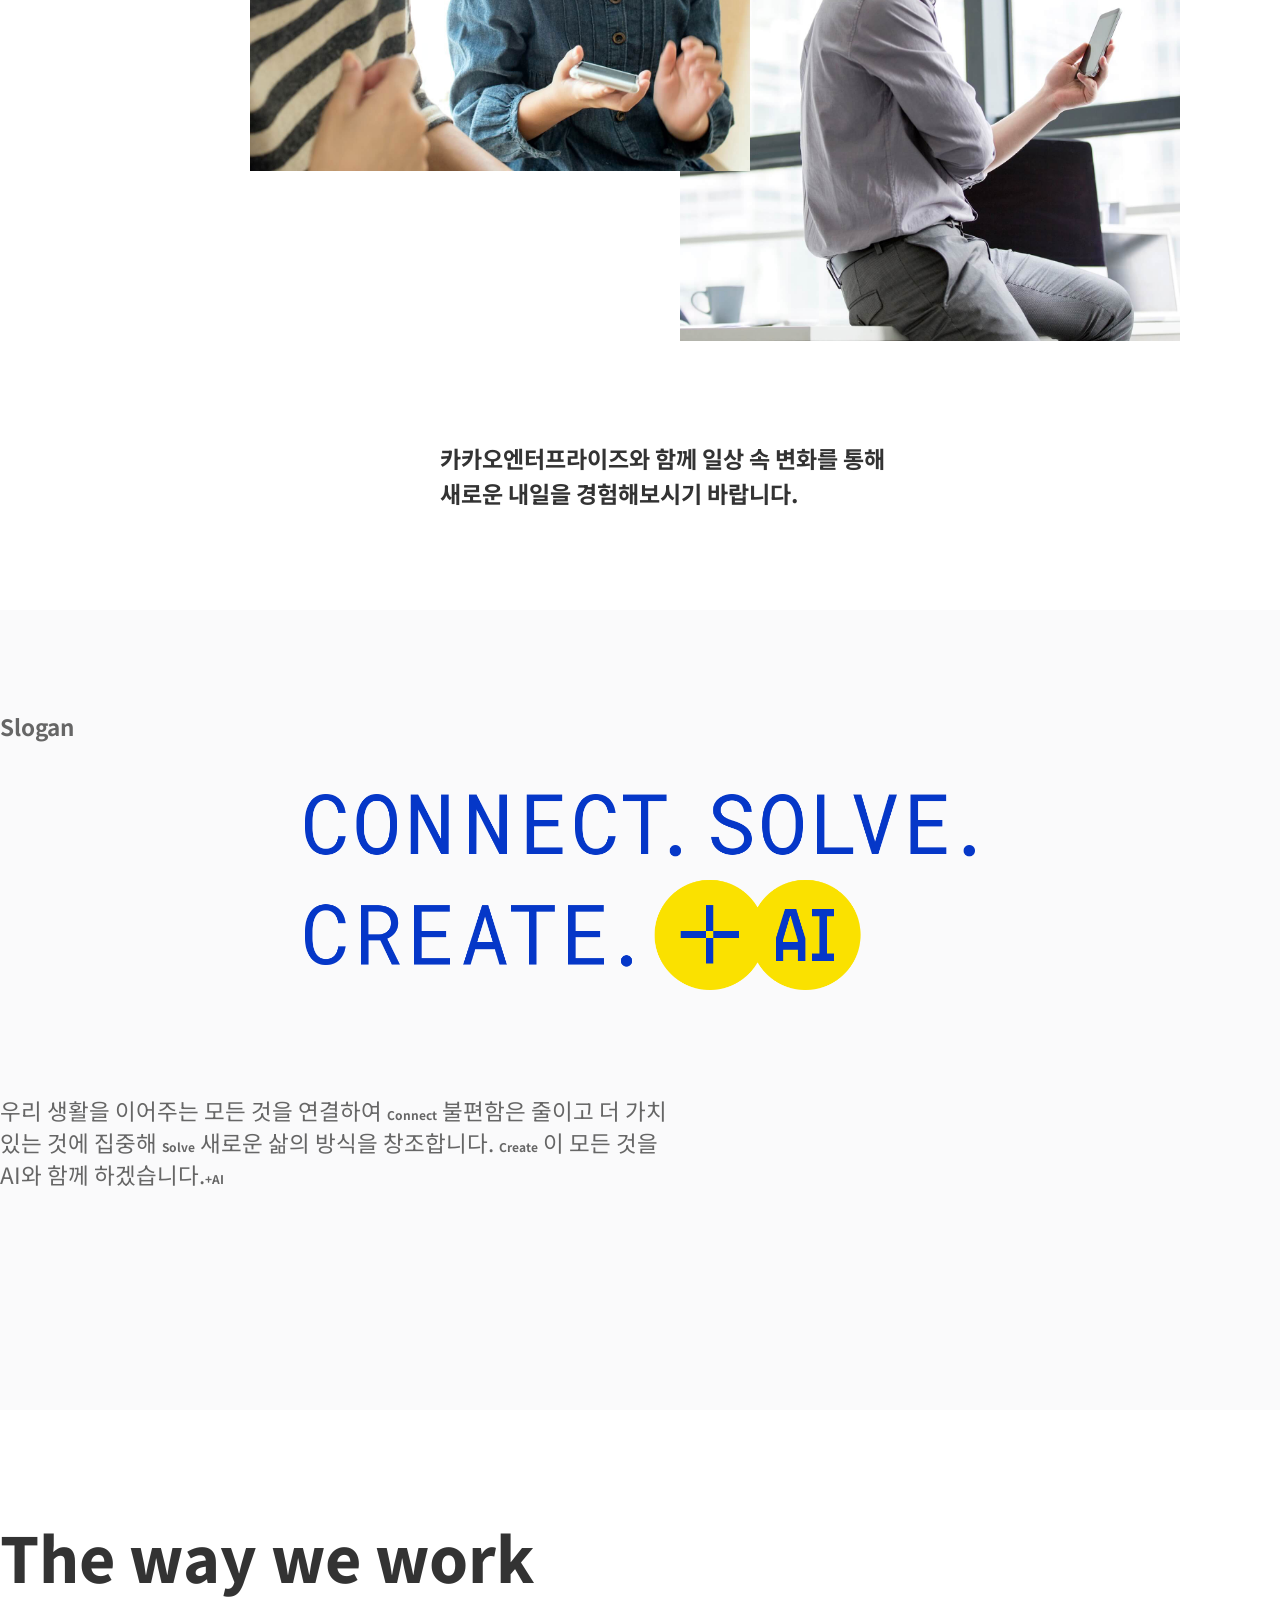
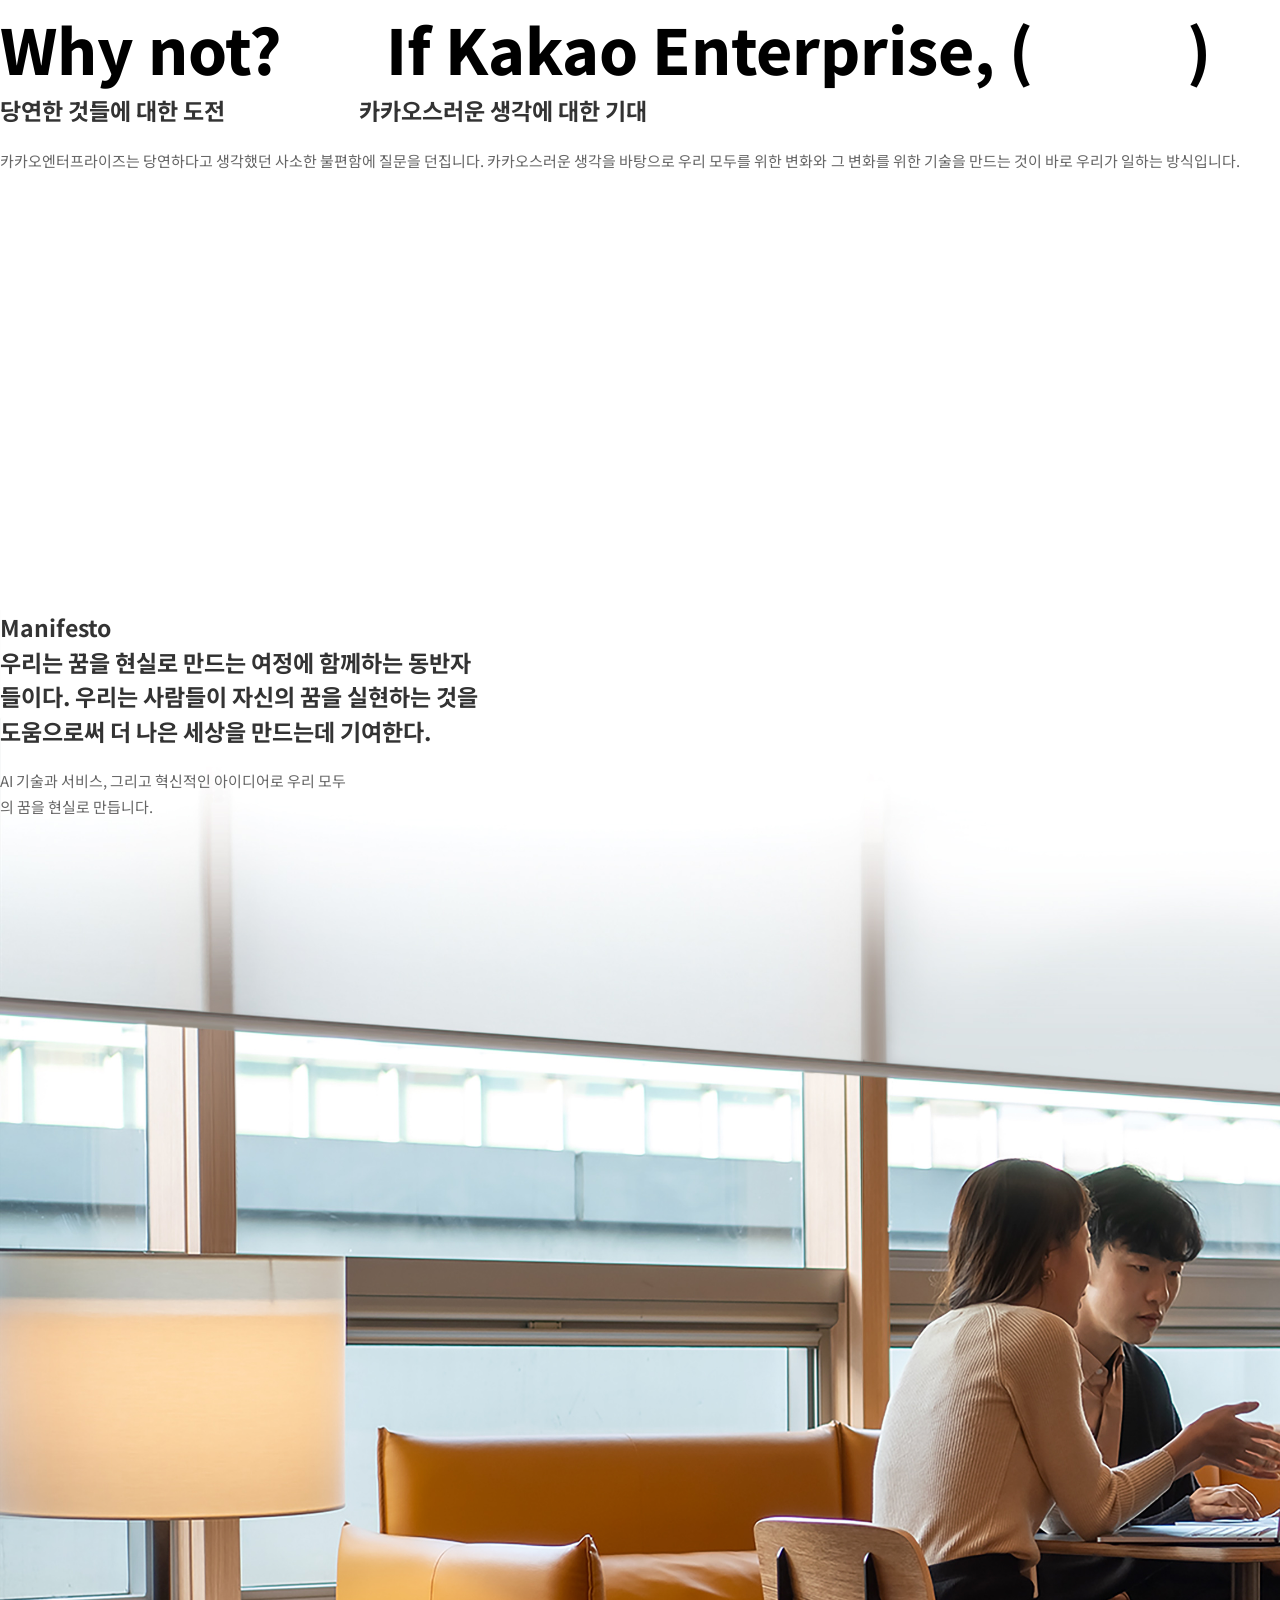
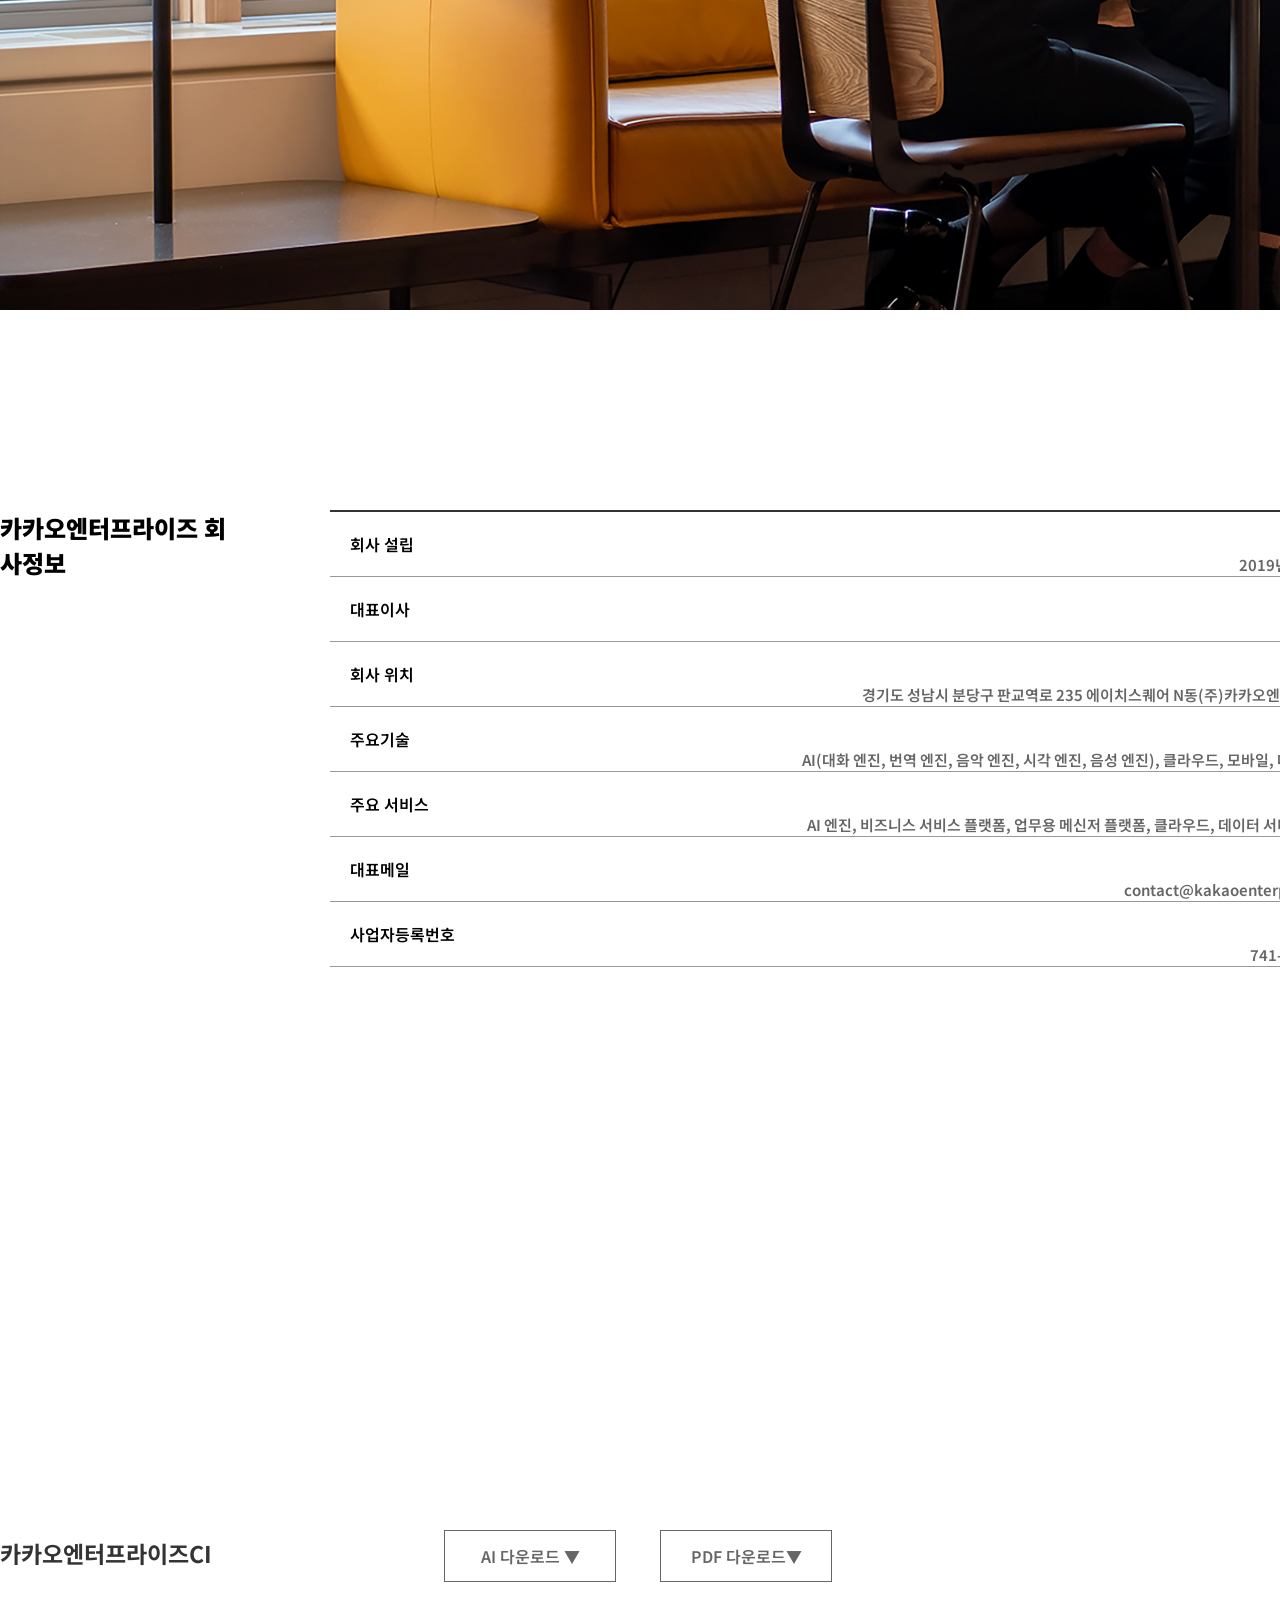
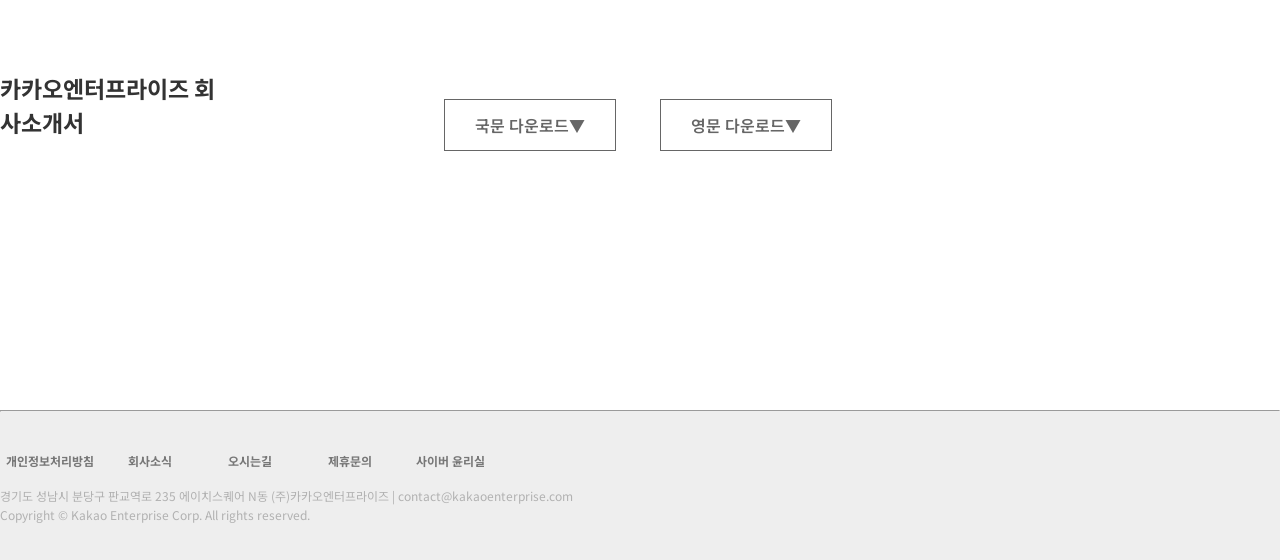
<file: kakaoenterprize/company_introduce.html>
<!DOCTYPE html>
<html lang="en">
<head>
    <meta charset="UTF-8">
    <meta name="viewport" content="width=device-width, initial-scale=1.0">
    <title>카카오엔터프라이즈</title>
    <link rel="stylesheet" href="./css/header.css">
    <link href="https://fonts.googleapis.com/css2?family=Noto+Sans+KR:wght@300&display=swap" rel="stylesheet">
    <style>
        #gnb {background-color: #fdfdfd; border-bottom: 1px solid #999;}
        #gnb li a{ color: black;}
        #gnb .logo {background-image: url("./img/logo_b.png");}

        .tabbar {clear: both; width: 100%; height: 40px; border-bottom: 1px solid #333; padding-top: 100px;}
        #tab { width: 1280px; margin: 0 auto;}
        .tabbar li { float: left;}
        .tabbar li a{font-size: 13px; line-height: 3; color: black; font-weight: 700; margin: 5px;}
        .tabbar_txt { color: #999;}
        .tabbar_txt::after { content: ">"; margin-left: 10px;}

        .ban {background-image: url(./img/ban.jpg); width: 100%; height: 700px; background-size: contain; background-repeat: no-repeat; z-index: 5;}
        .banbox {width: 1280px; margin: 0 auto; padding-top: 200px;}
        #ailogo {background-image: url(./img/logo_ai.svg); z-index: 9; width: 130px; height: 70px; background-size: contain;}
        .bantxt { font-weight: 800; font-size: 30px; color: white;  text-shadow: 3px -2px 7px #666;}

        .col1 { clear: both; width: 1280px; margin: 0 auto; height: 400px;}
        .col1 p { display: block; width: 510px;}
        .boldtxt {font-weight: bold; font-size: 23px; color: #333; line-height: 1.5;}
        .sintxt { margin-top: 20px; color: #666; font-size: 15px; line-height: 1.7;}
        .col2 {clear: both; width: 1280px; margin: 0 auto; height: 800px; position: relative;}
        .col2 ul {width: 800px; margin: 0 auto; height: 600px;}
        .col2 ul:first-child {float: right;}
        #col2img {background-image: url(./img/col2img1.jpg); width: 500px; height: 500px; background-size: contain; position: absolute; margin-left: 200px; margin-top: 200px; text-align: end;
                    color: #999; font-weight: 700; font-size: 20px; }
        #col2img2 { background-image: url(./img/col2img2.jpg); width: 500px; height: 500px; background-size: contain; position: absolute; left: 250px; top: 30px;  color: #999; font-weight: 700; font-size: 20px;}
        .col3 {clear: both; width: 100%; background-color: #fafafb; height: 800px;}
        .col3box { width: 1280px; margin: 0 auto; height: 780px;}
	.col3box li:nth-child(2) {width:1280px; height:200px;}
        .col3box li p:first-child {padding-top: 50px; padding-bottom: 50px;}
        .col3box li p:last-child {width: 670px; font-size: 22.5px; color: #666; padding-top:100px;}
        .col3box li p span { font-size: 12px;line-height:3; font-weight: 700;display: inline-block; height: 20px; text-align: start;}
        .col3img {background-image: url(./img/col3.png); width: 1280px; height: 350px; margin: 0 auto; background-size: contain; background-repeat: no-repeat;} 

        .col4 { clear: both; width: 1280px; margin: 0 auto; height: 800px;}
        .col4 p {display: inline-block; font-size: 62px; font-weight: 800;}
        .col4 p:first-child {display: block; padding-top: 100px;}
        .col4 p:nth-child(2) {margin-right: 100px;}
        .col4 p:nth-child(4) {margin-left: 150px;}
        .col4 span { display: inline-block; width: auto; height: auto;}
        
        .col5 {clear: both; width:100%; margin: 0 auto; height: 1300px; background-image: url(./img/col5.jpg); background-size: cover; background-repeat: no-repeat;}
        .col5_box {width: 1280px; margin: 0 auto;}
        .col5_box p {display: block; width: 480px;}
        .col5_box p:last-child{display: block; width: 350px;}

        .col6 {clear: both; width: 1280px; margin: 0 auto; height: 1000px; margin-top: 200px;}
        .col6 p:first-child {display: inline-block; width: 230px; font-weight: 900; font-size: 24px;}
        .datalist {height: 600px; width: 1000px; float: right;}
        .datalist li{ border-bottom: 1px solid #999; width: 1000px; text-align: left; margin-left: 50px; padding: 20px;} 
        .datalist li:first-child {border-top: 2px solid #333;}
        .datalist li span { float: right;}
        .dl_txt { font-weight: 600; font-size: 16px;}

        .col7 { clear: both; width: 1280px; margin: 0 auto; height: 500px;}
        .col7 div p { display: inline-block; width: 220px; margin-right: 200px; margin-bottom: 100px;}
        .col7 div a {display: inline-block; color: #666; font-size: 16px; font-weight: 600; border: 1px solid #666; width: 170px; height: 50px; text-align: center;
                    line-height: 50px; margin: 20px;}
        
    </style>
</head>
<body>
    <header id="header">
        <nav id="gnb">
           <ul class="nav">
	      <li class="logo"><a href="index.html"></a></li>
              <li>
                  <a href="company_introduce.html">소개</a>
                  <a href="company_introduce.html" class="sub_menu">회사소개</a>
                  <a href="welfare_system.html" class="sub_menu">복지제도</a>
                  <a href="com_company.html" class="sub_menu">오시는길</a>
              </li>
              <li>
                  <a href="#">새소식</a>
                  <a href="#" class="sub_menu">언론보도</a>
                  <a href="#" class="sub_menu">회사소식</a>
              </li>
              <li>
                  <a href="kakaoWork.html">서비스</a>
                  <a href="kakaoiConnect.html" class="sub_menu">Kakao i Connect</a>
                  <a href="kakaoI.html" class="sub_menu">Kakao i</a>
                  <a href="kakaoWork.html" class="sub_menu">Kakao Work</a>
                  <a href="kakaoiCloud.html" class="sub_menu">Kakao i Cloud</a>
                  <a href="kakaoiInsight.html" class="sub_menu">Kakao i Insight</a>
              </li>
              <li>
                  <a href="kakaoiEngine.html">기술</a>
		      <a href="kakaoiEngine.html" class="sub_menu">Kakao i <span class="link" ></span></a>
              </li>
              <li>
                  <a href="blog.html">기술블로그</a>
                  <a href="blog.html" class="sub_menu">Tech &</a>
              </li>
              <li>
                  <a href="partnerShip.html">제휴문의</a>
                  <a href="partnerShip.html" class="sub_menu">제휴문의</a>
              </li>
              <li class="injae">
		      <a href="#">인재영입 <span class="link" ></span></a>
              </li>
           </ul>
        </nav>
    </header>

    <nav class="tabbar">
        <ul id="tab">
            <li><a href="index.html" class="tabbar_txt">홈</a></li>
            <li><a href="company_introduce.html" class="tabbar_txt">소개</a></li>
            <li><a href="company_introduce.html">회사 소개</a></li>
        </ul>
    </nav>
    <div class="ban">
        <ul class="banbox">
            <li id="ailogo"></li>
            <li class="bantxt">비즈니스와 일상에 AI 기술을 더하여</li>
            <li class="bantxt">더 편리하고 즐거운 세상을 만들어갑니다.</li>
        </ul>
    </div>
    <div class="col1">
        <p class="boldtxt">생활에 AI를 더하고 일에 AI를 더하여 더 스마트한 비즈니스, 더 특별한 일상을 만드는 것, 그것이 카카오엔터프라이즈를 시작하는 이유입니다.</p>
        <p class="sintxt">카카오의 AI 기술과 서비스 운영 노하우를 혁신적인 비즈니스 서비스로 한층 더 진화시켰습니다. 풍부한 경험과 전문 기술을 기반으로 
            의료, 금융, 유통, 건설 등 다양한 산업에서 기업이 필요로 하는 AI 기술과 플랫폼을 제공합니다. 카카오엔터프라이즈는 국내 대표 IT 플랫폼 사업자로서 기술 개발을 선도하고 
            AI 산업 생태계 조성을 위해 지속적으로 노력하고 있습니다.</p>
    </div>
    <div class="col2">
        <ul>
            <li id="col2img">Business with AI</li>
        </ul>
        <ul>
            <li id="col2img2">Life with AI</li>
        </ul>
    </div>
    <p class="boldtxt" style="width: 470px; float: right; margin-right: 370px; margin-bottom: 100px; line-height: 1.5;">카카오엔터프라이즈와 함께 일상 속 변화를 통해 새로운 내일을 경험해보시기 바랍니다.</p>
    <div class="col3">
        <ul class="col3box">
		<li><p class="boldtxt">Slogan</p></li>	
		<li><p class="col3img"></p></li>
            <li><p>우리 생활을 이어주는 모든 것을 연결하여 <span>Connect</span>  불편함은 줄이고 더 가치 있는 것에 집중해 <span>Solve</span> 새로운 삶의 방식을 창조합니다. 
		    <span>Create</span> 이 모든 것을AI와 함께 하겠습니다.<span>+AI</span> </p></li>
        </ul>
    </div>
    <div class="col4">
	<p class="boldtxt">The way we work</p>
	<p>Why not?</p> <p>If Kakao Enterprise, (</p> <p>)</p> <br>
        <span class="boldtxt" style="margin-right: 130px;">당연한 것들에 대한 도전</span> <span class="boldtxt">카카오스러운 생각에 대한 기대</span>
        <span class="sintxt" >카카오엔터프라이즈는 당연하다고 생각했던 사소한 불편함에 질문을 던집니다. 카카오스러운 생각을 바탕으로 우리 모두를 위한 변화와</span>
        <span class="sintxt" style="line-height: 0; margin-top:0;">그 변화를 위한 기술을 만드는 것이 바로 우리가 일하는 방식입니다.</span>
    </div>
    <div class="col5">
        <div class="col5_box">
            <p class="boldtxt">Manifesto</p>
            <p class="boldtxt">우리는 꿈을 현실로 만드는 여정에 함께하는 동반자들이다. 우리는 사람들이 자신의 꿈을 실현하는 것을 도움으로써 더 나은 세상을 만드는데 기여한다.</p>
            <p class="sintxt">AI 기술과 서비스, 그리고 혁신적인 아이디어로 우리 모두의 꿈을 현실로 만듭니다.</p>
        </div>
    </div>
    <div class="col6">
        <p>카카오엔터프라이즈 회사정보</p>
        <ul class="datalist">
            <li class="dl_txt">회사 설립 <span class="sintxt">2019년 12월 3일</span></li>
            <li class="dl_txt">대표이사 <span class="sintxt">백상엽</span></li>
            <li class="dl_txt">회사 위치 <span class="sintxt">경기도 성남시 분당구 판교역로 235 에이치스퀘어 N동(주)카카오엔터프라이즈</span></li>
            <li class="dl_txt">주요기술 <span class="sintxt">AI(대화 엔진, 번역 엔진, 음악 엔진, 시각 엔진, 음성 엔진), 클라우드, 모바일, 데이터 분석</span></li>
            <li class="dl_txt">주요 서비스 <span class="sintxt">AI 엔진, 비즈니스 서비스 플랫폼, 업무용 메신저 플랫폼, 클라우드, 데이터 서비스 플랫폼</span></li>
            <li class="dl_txt">대표메일 <span class="sintxt">contact@kakaoenterprise.com</span></li>
            <li class="dl_txt">사업자등록번호 <span class="sintxt">741-81-01531</span></li>
        </ul>
    </div>
    <div class="col7">
        <div>
            <p class="boldtxt">카카오엔터프라이즈CI</p>
            <a href="">AI 다운로드 <span>▼</span></a>
            <a href="">PDF 다운로드<span>▼</span></a>
        </div>
        <div>
            <p class="boldtxt">카카오엔터프라이즈 회사소개서</p>
            <a href="">국문 다운로드<span>▼</span></a>
            <a href="">영문 다운로드<span>▼</span></a>
        </div>
    </div>
    <footer class="ft">
        <hr class="line" />
        <div class="nav_fr">
            <nav class="fnb">
                <ul class="nav">
                    <li><a href="">개인정보처리방침</a></li>
                    <li><a href="">회사소식</a></li>
                    <li><a href="">오시는길</a></li>
                    <li><a href="">제휴문의</a></li>
                    <li><a href="">사이버 윤리실</a></li>
                </ul>
            </nav>
        </div>
        <p class="addr">
            <span class="ad1">경기도 성남시 분당구 판교역로 235 에이치스퀘어 N동 (주)카카오엔터프라이즈 | contact@kakaoenterprise.com</span>
        </p>
        <p class="copyright">Copyright © Kakao Enterprise Corp. All rights reserved.</p>
    </footer>
</body>
</html>
</file>
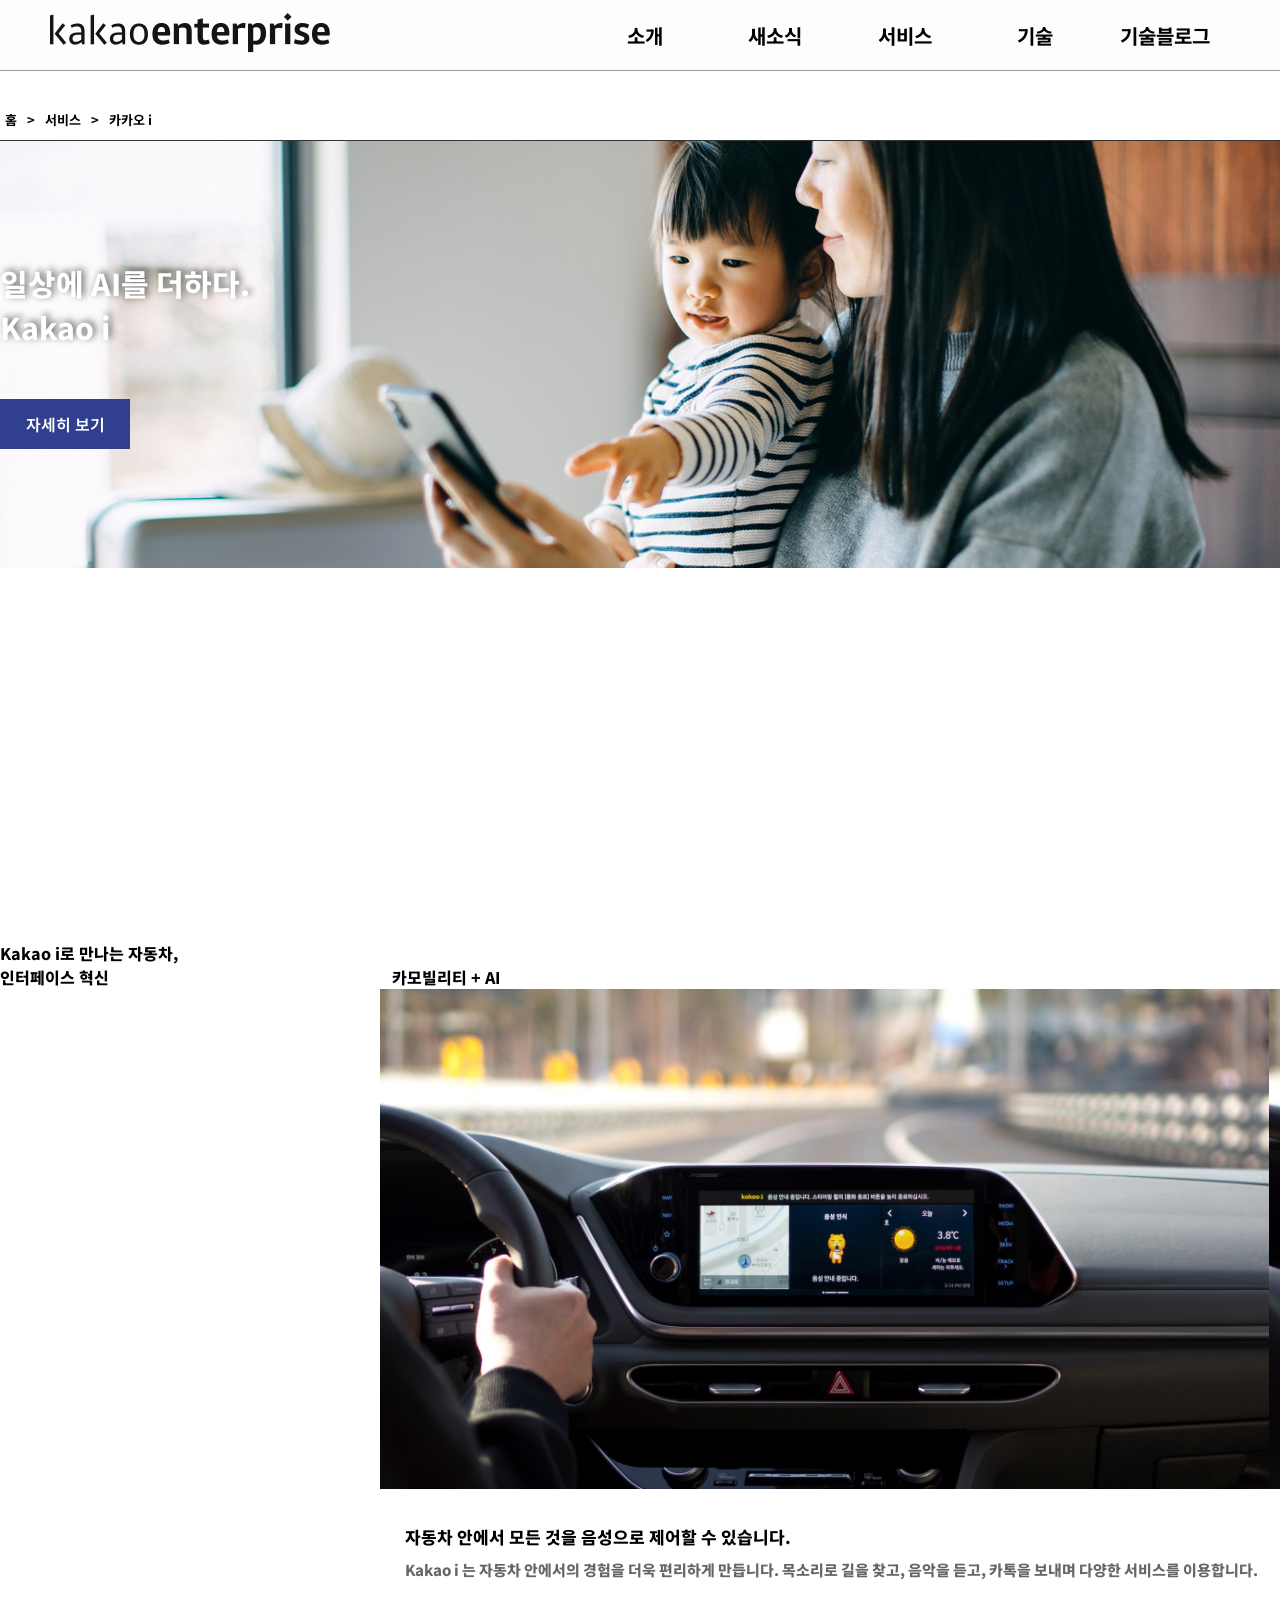
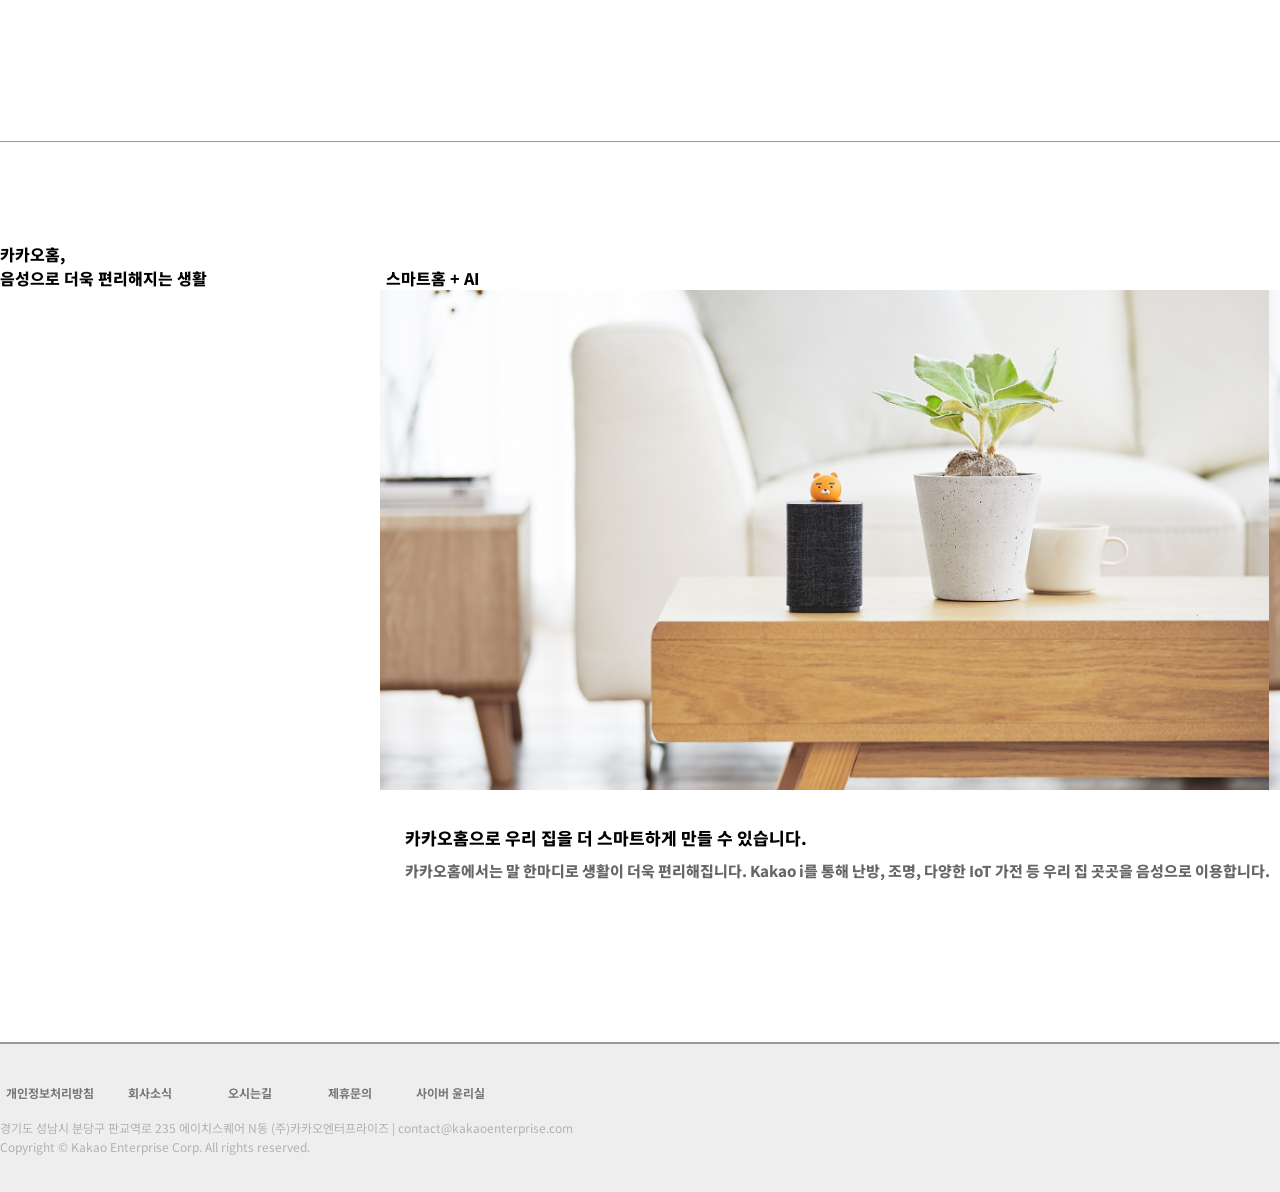
<file: kakaoenterprize/kakaoI.html>
<!DOCTYPE html>
<html lang="en">
<head>
    <meta charset="UTF-8">
    <meta name="viewport" content="width=device-width, initial-scale=1.0">
    <title>카카오엔터프라이즈</title>
    <link rel="stylesheet" href="./css/header.css">
    <link href="https://fonts.googleapis.com/css2?family=Noto+Sans+KR:wght@300&display=swap" rel="stylesheet">
    <style>
        #gnb {background-color: #fdfdfd; border-bottom: 1px solid #999;}
        #gnb li a{ color: black;}
        #gnb .logo {background-image: url("./img/logo_b.png");}

        .tabbar {clear: both; width: 100%; height: 40px; border-bottom: 1px solid #333; padding-top: 100px;}
        #tab { width: 1280px; margin: 0 auto;}
        .tabbar li { float: left;}
        .tabbar li a{font-size: 13px; line-height: 3; color: black; font-weight: 700; margin: 5px;}
        .tabbar_txt { color: #999;}
        .tabbar_txt::after { content: ">"; margin-left: 10px;}

        .ban {background-image: url(./img/kakaoi_ban.jpg); width: 100%; height: 700px; background-size: contain; background-repeat: no-repeat; z-index: 5;}
        .banbox {width: 1280px; margin: 0 auto; padding-top: 120px;}
        .bantxt { font-weight: 800; font-size: 30px; color: white;  text-shadow: 3px -2px 7px #666;}
        .banbox a { display: block; background-color: #31408E; color: white; font-weight: 600; width: 130px; height: 50px; line-height: 50px;
                    text-align: center; margin-top: 50px;}
        .banbox a:hover {background-color: black;}
        .line {border-bottom: 1px solid #999;}
        .col6 {clear: both; width: 1280px; margin: 0 auto; height: 800px; margin-top: 100px;}
        .col6 p:first-child, p:nth-child(2) {display: inline-block; font-weight: 800; } 
        .col6_img {background-image: url(./img/kakaoi_img1.jpg); width: 900px; height: 500px; float: right; background-size: contain; }
        .col6_img2 {background-image: url(./img/kakaoi_img2.jpg); width: 900px; height: 500px; float: right; background-size: contain; } 
        .col6 ul {clear: both; float: right;width: 900px;}
        .col6 ul li {width: 1280px; margin: 25px;}
        .col6 ul li p {display: block;width: 1280px; margin: 0 auto; margin-top: 10px;}
        

        .boldtxt{font-size: 17px; font-weight: 800;}
        .sintxt{font-size: 15px; color: #666;}
        
    </style>
</head>
<body>
   <header id="header">
        <nav id="gnb">
           <ul class="nav">
	      <li class="logo"><a href="index.html"></a></li>
              <li>
                  <a href="company_introduce.html">소개</a>
                  <a href="company_introduce.html" class="sub_menu">회사소개</a>
                  <a href="welfare_system.html" class="sub_menu">복지제도</a>
                  <a href="com_company.html" class="sub_menu">오시는길</a>
              </li>
              <li>
                  <a href="#">새소식</a>
                  <a href="#" class="sub_menu">언론보도</a>
                  <a href="#" class="sub_menu">회사소식</a>
              </li>
              <li>
                  <a href="kakaoWork.html">서비스</a>
                  <a href="kakaoiConnect.html" class="sub_menu">Kakao i Connect</a>
                  <a href="kakaoI.html" class="sub_menu">Kakao i</a>
                  <a href="kakaoWork.html" class="sub_menu">Kakao Work</a>
                  <a href="kakaoiCloud.html" class="sub_menu">Kakao i Cloud</a>
                  <a href="kakaoiInsight.html" class="sub_menu">Kakao i Insight</a>
              </li>
              <li>
                  <a href="kakaoiEngine.html">기술</a>
		      <a href="kakaoiEngine.html" class="sub_menu">Kakao i <span class="link" ></span></a>
              </li>
              <li>
                  <a href="blog.html">기술블로그</a>
                  <a href="blog.html" class="sub_menu">Tech &</a>
              </li>
              <li>
                  <a href="partnerShip.html">제휴문의</a>
                  <a href="partnerShip.html" class="sub_menu">제휴문의</a>
              </li>
              <li class="injae">
		      <a href="#">인재영입 <span class="link" ></span></a>
              </li>
           </ul>
        </nav>
    </header>

    <nav class="tabbar">
        <ul id="tab">
            <li><a href="index.html" class="tabbar_txt">홈</a></li>
            <li><a href="kakaoWork.html" class="tabbar_txt">서비스</a></li>
            <li><a href="kakaoI.html">카카오 i</a></li>
        </ul>
    </nav>
    <div class="ban">
        <ul class="banbox">
            <li class="bantxt">일상에 AI를 더하다.</li>
            <li class="bantxt">Kakao i</li>
		<li><a href="#">자세히 보기</a></li>
        </ul>
    </div>
    <div class="col6 line">
        <p >Kakao i로 만나는 자동차, <br>인터페이스 혁신</p>
        <p style="margin-left: 210px;">카모빌리티 + AI</p>
        <div class="col6_img"></div>
        <ul>
            <li>
                <p class="boldtxt">자동차 안에서 모든 것을 음성으로 제어할 수 있습니다.</p>
                <p class="sintxt">Kakao i 는 자동차 안에서의 경험을 더욱 편리하게 만듭니다. 목소리로 길을 찾고, 음악을 듣고, 카톡을 보내며 다양한 서비스를 이용합니다.</p>
            </li>
        </ul>
    </div>
    
    <div class="col6">
        <p >카카오홈, <br>
            음성으로 더욱 편리해지는 생활</p>
        <p style="margin-left: 175px;">스마트홈 + AI</p>
        <div class="col6_img2"></div>
        <ul>
            <li>
                <p class="boldtxt">카카오홈으로 우리 집을 더 스마트하게 만들 수 있습니다.</p>
                <p class="sintxt">카카오홈에서는 말 한마디로 생활이 더욱 편리해집니다. Kakao i를 통해 난방, 조명, 다양한 IoT 가전 등 우리 집 곳곳을 음성으로 이용합니다.</p>
            </li>
        </ul>
    </div>
    <footer class="ft">
        <hr class="line" />
        <div class="nav_fr">
            <nav class="fnb">
                <ul class="nav">
                    <li><a href="">개인정보처리방침</a></li>
                    <li><a href="">회사소식</a></li>
                    <li><a href="">오시는길</a></li>
                    <li><a href="">제휴문의</a></li>
                    <li><a href="">사이버 윤리실</a></li>
                </ul>
            </nav>
        </div>
        <p class="addr">
            <span class="ad1">경기도 성남시 분당구 판교역로 235 에이치스퀘어 N동 (주)카카오엔터프라이즈 | contact@kakaoenterprise.com</span>
        </p>
        <p class="copyright">Copyright © Kakao Enterprise Corp. All rights reserved.</p>
    </footer>
</body>
</html>
</file>
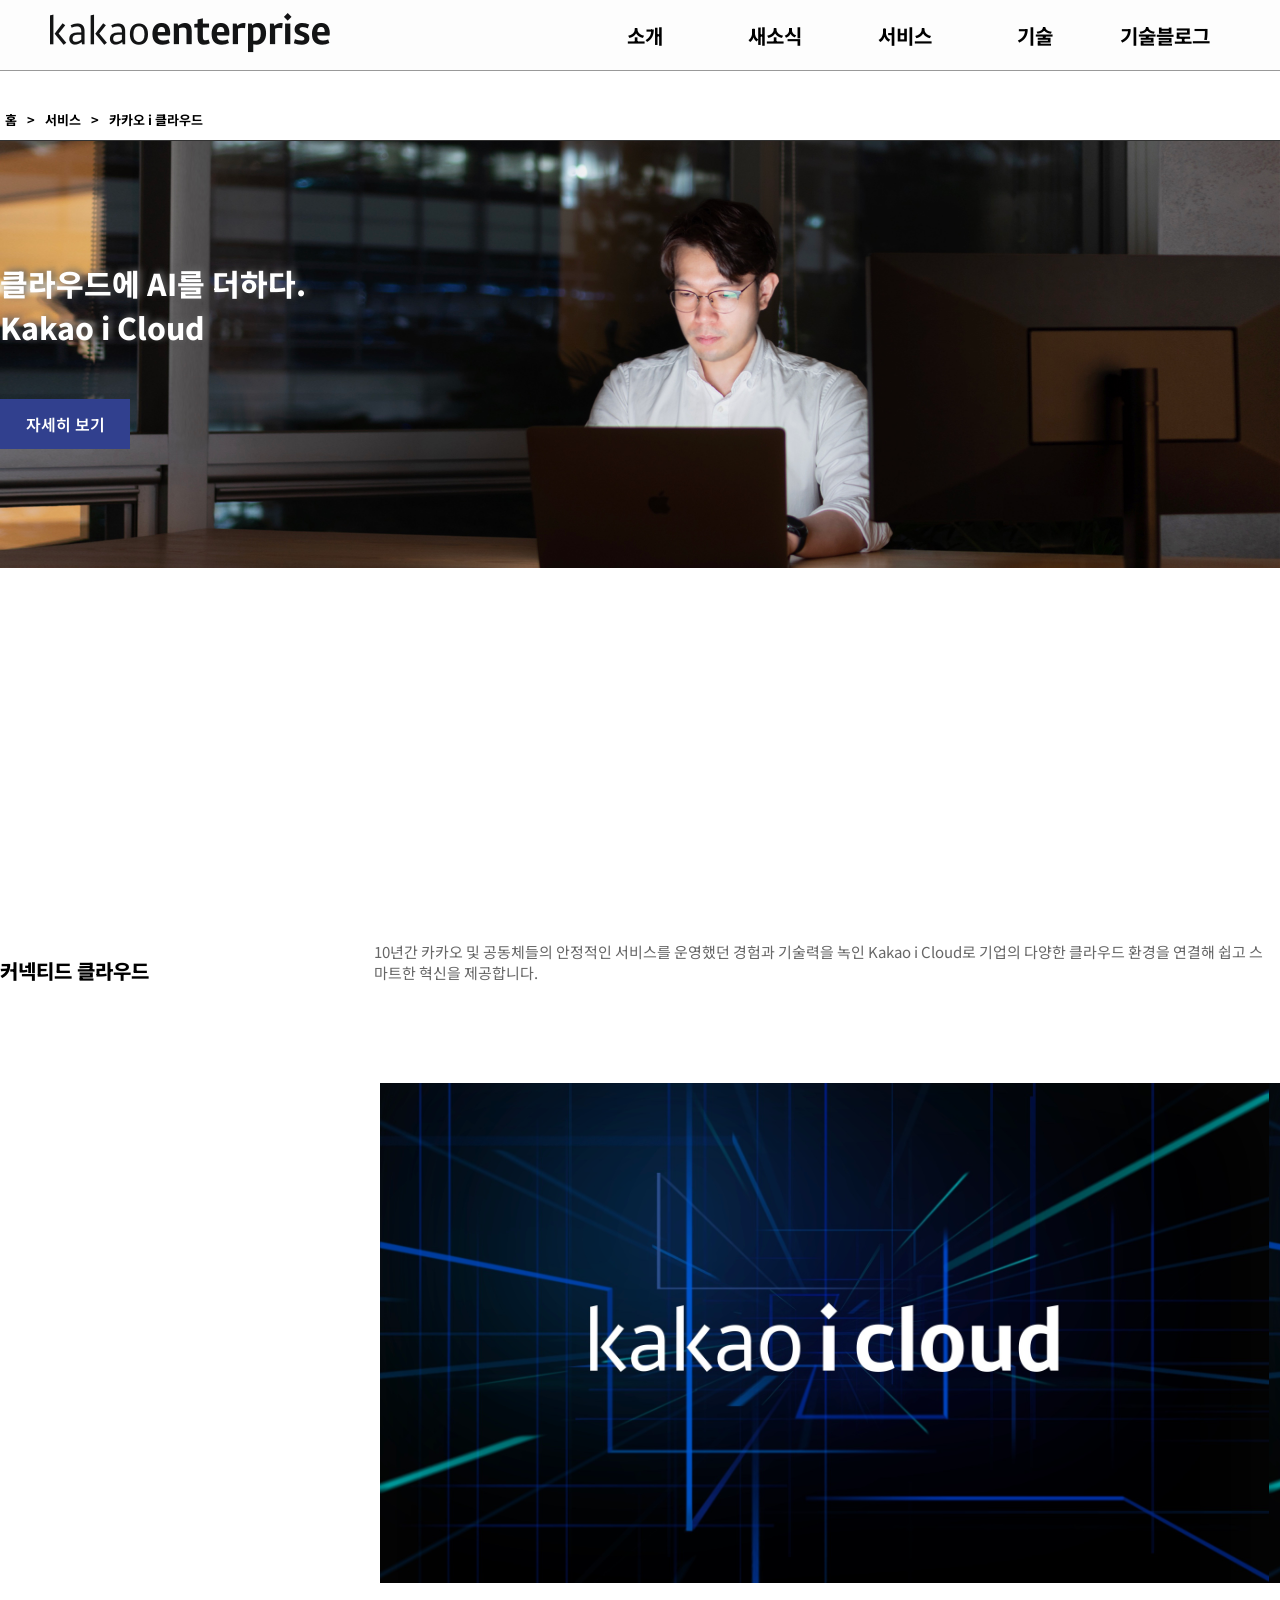
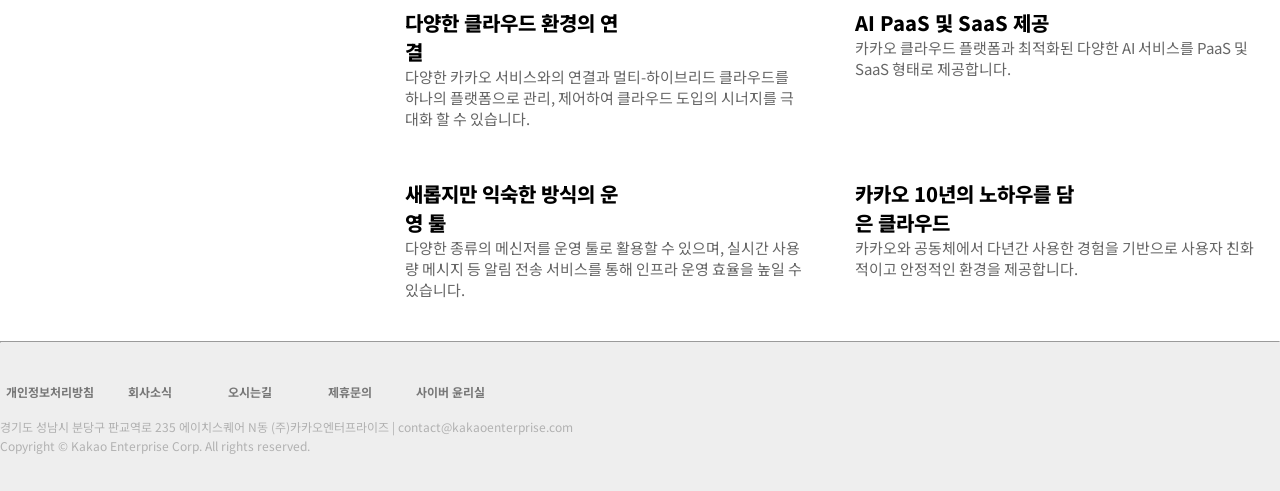
<file: kakaoenterprize/kakaoiCloud.html>
<!DOCTYPE html>
<html lang="en">
<head>
    <meta charset="UTF-8">
    <meta name="viewport" content="width=device-width, initial-scale=1.0">
    <title>카카오엔터프라이즈</title>
    <link rel="stylesheet" href="./css/header.css">
    <link href="https://fonts.googleapis.com/css2?family=Noto+Sans+KR:wght@300&display=swap" rel="stylesheet">
    <style>
        #gnb {background-color: #fdfdfd; border-bottom: 1px solid #999;}
        #gnb li a{ color: black;}
        #gnb .logo {background-image: url("./img/logo_b.png");}

        .tabbar {clear: both; width: 100%; height: 40px; border-bottom: 1px solid #333; padding-top: 100px;}
        #tab { width: 1280px; margin: 0 auto;}
        .tabbar li { float: left;}
        .tabbar li a{font-size: 13px; line-height: 3; color: black; font-weight: 700; margin: 5px;}
        .tabbar_txt { color: #999;}
        .tabbar_txt::after { content: ">"; margin-left: 10px;}

        .ban {background-image: url(./img/kakaoiCloud_ban.jpg); width: 100%; height: 700px; background-size: contain; background-repeat: no-repeat; z-index: 5;}
        .banbox {width: 1280px; margin: 0 auto; padding-top: 120px;}
        .bantxt { font-weight: 800; font-size: 30px; color: white; text-shadow: 3px -2px 7px #666;}
        .banbox a { display: block; background-color: #31408E; color: white; font-weight: 600; width: 130px; height: 50px; line-height: 50px;
                    text-align: center; margin-top: 50px;}
        .banbox a:hover {background-color: black;}

        .col6 {clear: both; width: 1280px; margin: 0 auto; height: 1000px; margin-top: 100px;}
        .col6 p:first-child {display: inline-block; width: 230px; font-weight: 800; font-size: 20px;}
        .col6_img {background-image: url(./img/kakaoiCloud_img.jpg); width: 900px; height: 500px; float: right; background-size: contain;
                    } 
        .col6 ul {clear: both; float: right;width: 900px;}
        .col6 ul li {float: left; width: 400px; margin: 25px;}
        

        .boldtxt{font-size: 17px; width: 500px; font-weight: 800;}
        .sintxt{font-size: 15px; color: #666;}
        
    </style>
</head>
<body>
    <header id="header">
        <nav id="gnb">
           <ul class="nav">
	      <li class="logo"><a href="index.html"></a></li>
              <li>
                  <a href="company_introduce.html">소개</a>
                  <a href="company_introduce.html" class="sub_menu">회사소개</a>
                  <a href="welfare_system.html" class="sub_menu">복지제도</a>
                  <a href="com_company.html" class="sub_menu">오시는길</a>
              </li>
              <li>
                  <a href="#">새소식</a>
                  <a href="#" class="sub_menu">언론보도</a>
                  <a href="#" class="sub_menu">회사소식</a>
              </li>
              <li>
                  <a href="kakaoWork.html">서비스</a>
                  <a href="kakaoiConnect.html" class="sub_menu">Kakao i Connect</a>
                  <a href="kakaoI.html" class="sub_menu">Kakao i</a>
                  <a href="kakaoWork.html" class="sub_menu">Kakao Work</a>
                  <a href="kakaoiCloud.html" class="sub_menu">Kakao i Cloud</a>
                  <a href="kakaoiInsight.html" class="sub_menu">Kakao i Insight</a>
              </li>
              <li>
                  <a href="kakaoiEngine.html">기술</a>
		      <a href="kakaoiEngine.html" class="sub_menu">Kakao i <span class="link" ></span></a>
              </li>
              <li>
                  <a href="blog.html">기술블로그</a>
                  <a href="blog.html" class="sub_menu">Tech &</a>
              </li>
              <li>
                  <a href="partnerShip.html">제휴문의</a>
                  <a href="partnerShip.html" class="sub_menu">제휴문의</a>
              </li>
              <li class="injae">
		      <a href="#">인재영입 <span class="link" ></span></a>
              </li>
           </ul>
        </nav>
    </header>

    <nav class="tabbar">
        <ul id="tab">
            <li><a href="index.html" class="tabbar_txt">홈</a></li>
            <li><a href="kakaoWork.html" class="tabbar_txt">서비스</a></li>
            <li><a href="kakaoiCloud.html">카카오 i 클라우드</a></li>
        </ul>
    </nav>
    <div class="ban">
        <ul class="banbox">
            <li class="bantxt">클라우드에 AI를 더하다.</li>
            <li class="bantxt">Kakao i Cloud</li>
		<li><a href="#">자세히 보기</a></li>
        </ul>
    </div>
    <div class="col6">
        <p>커넥티드 클라우드</p>
        <p class="sintxt" style="display: inline-block; width: 900px; margin-left: 140px; margin-bottom: 100px;">10년간 카카오 및 공동체들의 안정적인 서비스를 운영했던 경험과 기술력을 녹인 Kakao i Cloud로 기업의 다양한 클라우드 환경을 연결해 쉽고 스마트한 혁신을 제공합니다.</p>
        <div class="col6_img"></div>
        <ul>
            <li>
                <p class="boldtxt">다양한 클라우드 환경의 연결</p>
                <p class="sintxt">다양한 카카오 서비스와의 연결과 멀티-하이브리드 클라우드를 하나의 플랫폼으로 관리, 제어하여 클라우드 도입의 시너지를 극대화 할 수 있습니다.</p>
            </li>
            <li>
                <p class="boldtxt">AI PaaS 및 SaaS 제공</p>
                <p class="sintxt">카카오 클라우드 플랫폼과 최적화된 다양한 AI 서비스를 PaaS 및 SaaS 형태로 제공합니다.</p>
            </li>
        </ul>
        <ul>
            <li>
                <p class="boldtxt">새롭지만 익숙한 방식의 운영 툴</p>
                <p class="sintxt">다양한 종류의 메신저를 운영 툴로 활용할 수 있으며, 실시간 사용량 메시지 등 알림 전송 서비스를 통해 인프라 운영 효율을 높일 수 있습니다.</p>
            </li>
            <li>
                <p class="boldtxt">카카오 10년의 노하우를 담은 클라우드</p>
                <p class="sintxt">카카오와 공동체에서 다년간 사용한 경험을 기반으로 사용자 친화적이고 안정적인 환경을 제공합니다.</p>
            </li>
        </ul>
    </div>
    <footer class="ft">
        <hr class="line" />
        <div class="nav_fr">
            <nav class="fnb">
                <ul class="nav">
                    <li><a href="">개인정보처리방침</a></li>
                    <li><a href="">회사소식</a></li>
                    <li><a href="">오시는길</a></li>
                    <li><a href="">제휴문의</a></li>
                    <li><a href="">사이버 윤리실</a></li>
                </ul>
            </nav>
        </div>
        <p class="addr">
            <span class="ad1">경기도 성남시 분당구 판교역로 235 에이치스퀘어 N동 (주)카카오엔터프라이즈 | contact@kakaoenterprise.com</span>
        </p>
        <p class="copyright">Copyright © Kakao Enterprise Corp. All rights reserved.</p>
    </footer>
</body>
</html>
</file>
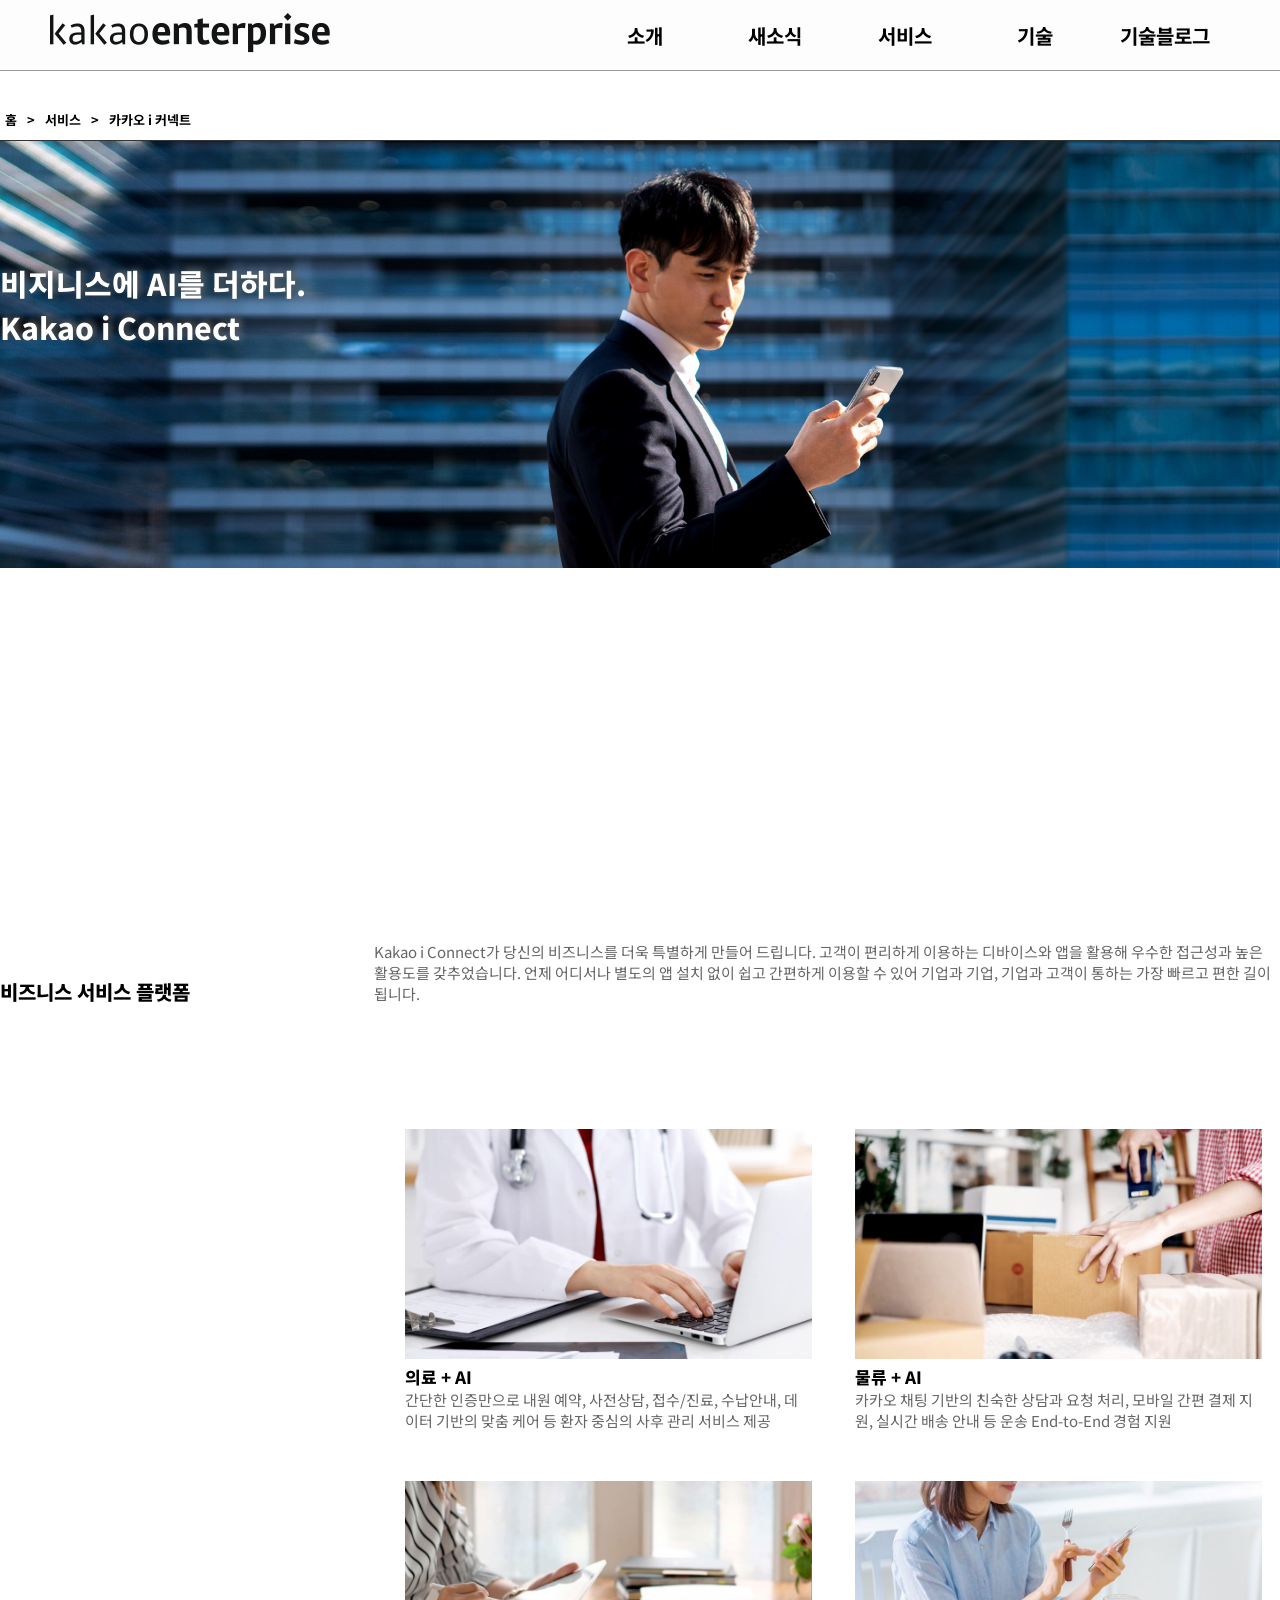
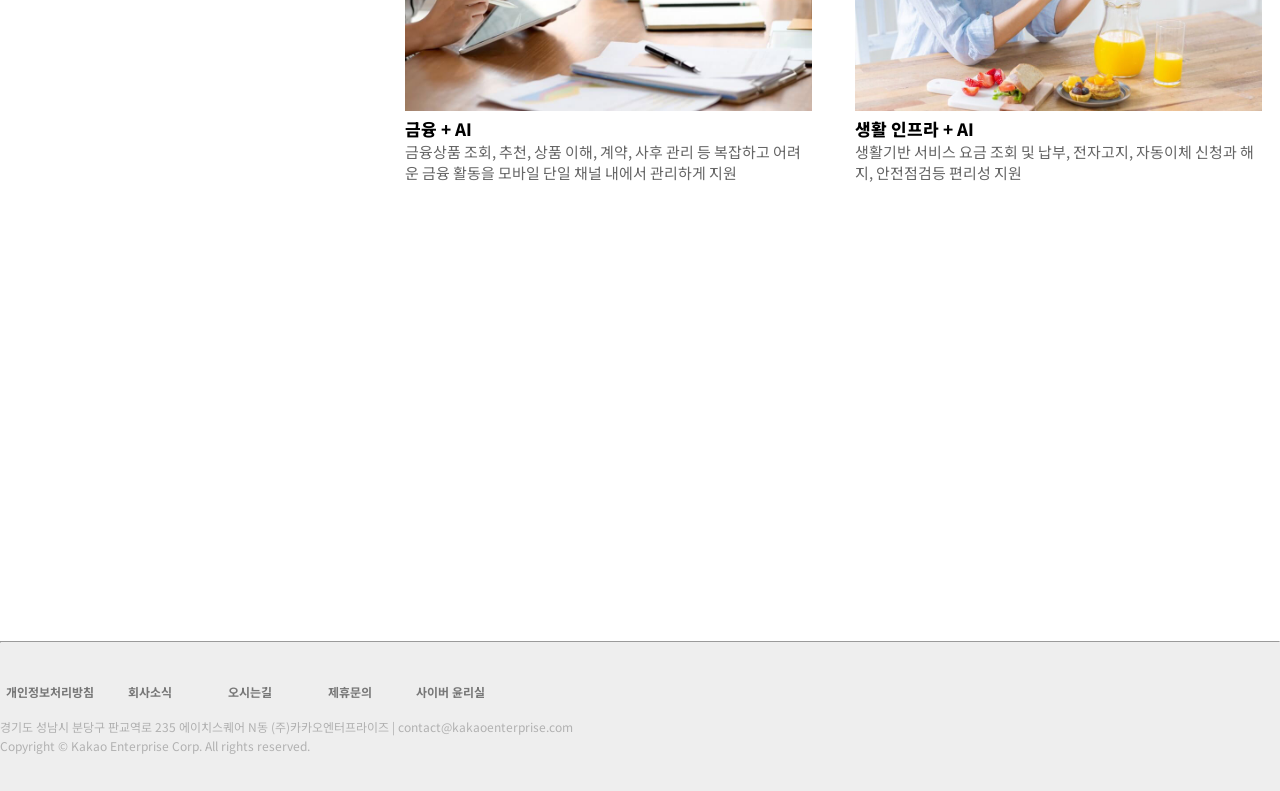
<file: kakaoenterprize/kakaoiConnect.html>
<!DOCTYPE html>
<html lang="en">
<head>
    <meta charset="UTF-8">
    <meta name="viewport" content="width=device-width, initial-scale=1.0">
    <title>카카오엔터프라이즈</title>
    <link rel="stylesheet" href="./css/header.css">
    <link href="https://fonts.googleapis.com/css2?family=Noto+Sans+KR:wght@300&display=swap" rel="stylesheet">
    <style>
        #gnb {background-color: #fdfdfd; border-bottom: 1px solid #999;}
        #gnb li a{ color: black;}
        #gnb .logo {background-image: url("./img/logo_b.png");}

        .tabbar {clear: both; width: 100%; height: 40px; border-bottom: 1px solid #333; padding-top: 100px;}
         #tab { width: 1280px; margin: 0 auto;}
        .tabbar li { float: left;}
        .tabbar li a{font-size: 13px; line-height: 3; color: black; font-weight: 700; margin: 5px;}
        .tabbar_txt { color: #999;}
        .tabbar_txt::after { content: ">"; margin-left: 10px;}

        .ban {background-image: url(./img/kakaoiConnect_ban.jpg); width: 100%; height: 700px; background-size: contain; background-repeat: no-repeat; z-index: 5;}
        .banbox {width: 1280px; margin: 0 auto; padding-top: 120px;}
        .bantxt { font-weight: 800; font-size: 30px; color: white; text-shadow: 3px -2px 7px #666;}
/*         .banbox a { display: block; background-color: #31408E; color: white; font-weight: 600; width: 130px; height: 50px; line-height: 50px;
                    text-align: center; margin-top: 50px;} */
        .banbox a:hover {background-color: black;}

        .col6 {clear: both; width: 1280px; margin: 0 auto; height: 1300px; margin-top: 100px;}
        .col6 p:first-child {display: inline-block; width: 230px; font-weight: 800; font-size: 20px;}
        .col6_img {background-image: url(./img/kakaoiCloud_img.jpg); width: 900px; height: 500px; float: right; background-size: contain;
                    } 
        .col6 ul {clear: both; float: right;width: 900px;}
        .col6 ul li {float: left; width: 400px; margin: 25px;}
        
        #img1 {background-image: url(./img/kakaoiConnect_img1.jpg); background-size:contain; background-repeat: no-repeat;
                display: inline-block; width: 600px; height: 230px;}
        #img2 {background-image: url(./img/kakaoiConnect_img2.jpg); background-size:contain; background-repeat: no-repeat;
                display: inline-block; width: 600px; height: 230px;}
        #img3 {background-image: url(./img/kakaoiConnect_img3.jpg); background-size:contain; background-repeat: no-repeat;
                display: inline-block; width: 600px; height: 230px;}
        #img4 {background-image: url(./img/kakaoiConnect_img4.jpg); background-size:contain; background-repeat: no-repeat;
                display: inline-block; width: 600px; height: 230px;}

        .boldtxt{font-size: 17px; width: 500px; font-weight: 800;}
        .sintxt{font-size: 15px; color: #666;}
        
    </style>
</head>
<body>
   <header id="header">
        <nav id="gnb">
           <ul class="nav">
	      <li class="logo"><a href="index.html"></a></li>
              <li>
                  <a href="company_introduce.html">소개</a>
                  <a href="company_introduce.html" class="sub_menu">회사소개</a>
                  <a href="welfare_system.html" class="sub_menu">복지제도</a>
                  <a href="com_company.html" class="sub_menu">오시는길</a>
              </li>
              <li>
                  <a href="#">새소식</a>
                  <a href="#" class="sub_menu">언론보도</a>
                  <a href="#" class="sub_menu">회사소식</a>
              </li>
              <li>
                  <a href="kakaoWork.html">서비스</a>
                  <a href="kakaoiConnect.html" class="sub_menu">Kakao i Connect</a>
                  <a href="kakaoI.html" class="sub_menu">Kakao i</a>
                  <a href="kakaoWork.html" class="sub_menu">Kakao Work</a>
                  <a href="kakaoiCloud.html" class="sub_menu">Kakao i Cloud</a>
                  <a href="kakaoiInsight.html" class="sub_menu">Kakao i Insight</a>
              </li>
              <li>
                  <a href="kakaoiEngine.html">기술</a>
		      <a href="kakaoiEngine.html" class="sub_menu">Kakao i <span class="link" ></span></a>
              </li>
              <li>
                  <a href="blog.html">기술블로그</a>
                  <a href="blog.html" class="sub_menu">Tech &</a>
              </li>
              <li>
                  <a href="partnerShip.html">제휴문의</a>
                  <a href="partnerShip.html" class="sub_menu">제휴문의</a>
              </li>
              <li class="injae">
		      <a href="#">인재영입 <span class="link" ></span></a>
              </li>
           </ul>
        </nav>
    </header>

    <nav class="tabbar">
        <ul id="tab">
            <li><a href="index.html" class="tabbar_txt">홈</a></li>
            <li><a href="kakaoWork.html" class="tabbar_txt">서비스</a></li>
            <li><a href="kakaoiConnect.html">카카오 i 커넥트</a></li>
        </ul>
    </nav>
    <div class="ban">
        <ul class="banbox">
            <li class="bantxt">비지니스에 AI를 더하다.</li>
            <li class="bantxt">Kakao i Connect</li>
            <!-- <a href="#">자세히 보기</a> -->
        </ul>
    </div>
    <div class="col6">
        <p>비즈니스 서비스 플랫폼</p>
        <p class="sintxt" style="display: inline-block; width: 900px; margin-left: 140px; margin-bottom: 100px;">
            Kakao i Connect가 당신의 비즈니스를 더욱 특별하게 만들어 드립니다. 고객이 편리하게 이용하는 디바이스와 앱을 활용해 우수한 접근성과 높은
            활용도를 갖추었습니다. 언제 어디서나 별도의 앱 설치 없이 쉽고 간편하게 이용할 수 있어 기업과 기업, 기업과 고객이 통하는 가장 빠르고 편한
            길이 됩니다.
        </p>
        <!-- <div class="col6_img"></div> -->
        <ul>
            <li>
                <p id="img1"></p>
                <p class="boldtxt">의료 + AI</p>
                <p class="sintxt">간단한 인증만으로 내원 예약, 사전상담, 접수/진료, 수납안내, 데이터 기반의 맞춤 케어 등 환자 중심의 사후 관리 서비스 제공</p>
            </li>
            <li>
                <p class="img" id="img2"></p>
                <p class="boldtxt">물류 + AI</p>
                <p class="sintxt">카카오 채팅 기반의 친숙한 상담과 요청 처리, 모바일 간편 결제 지원, 실시간 배송 안내 등 운송 End-to-End 경험 지원</p>
            </li>
        </ul>
        <ul>
            <li>
                <p class="img" id="img3"></p>
                <p class="boldtxt">금융 + AI</p>
                <p class="sintxt">금융상품 조회, 추천, 상품 이해, 계약, 사후 관리 등 복잡하고 어려운 금융 활동을 모바일 단일 채널 내에서 관리하게 지원</p>
            </li>
            <li>
                <p class="img" id="img4"></p>
                <p class="boldtxt">생활 인프라 + AI</p>
                <p class="sintxt">생활기반 서비스 요금 조회 및 납부, 전자고지, 자동이체 신청과 해지, 안전점검등 편리성 지원</p>
            </li>
        </ul>
    </div>
    <footer class="ft">
        <hr class="line" />
        <div class="nav_fr">
            <nav class="fnb">
                <ul class="nav">
                    <li><a href="">개인정보처리방침</a></li>
                    <li><a href="">회사소식</a></li>
                    <li><a href="">오시는길</a></li>
                    <li><a href="">제휴문의</a></li>
                    <li><a href="">사이버 윤리실</a></li>
                </ul>
            </nav>
        </div>
        <p class="addr">
            <span class="ad1">경기도 성남시 분당구 판교역로 235 에이치스퀘어 N동 (주)카카오엔터프라이즈 | contact@kakaoenterprise.com</span>
        </p>
        <p class="copyright">Copyright © Kakao Enterprise Corp. All rights reserved.</p>
    </footer>
</body>
</html>
</file>
<file: kakaoenterprize/css/header.css>
@charset "UTF-8";
* {margin: 0; padding: 0;}
body, html { width: 100%; height: 100%; min-width: 1280px;}
ul {list-style: none;}
a {text-decoration: none;}
img {border: 0; }
body { font-family: 'Noto Sans KR', sans-serif; }

/* header 부분 */
#header { clear: both; width: 100%;}
#gnb {  margin: 0 auto; width:100%; height: 70px; top: 0;
		position: fixed; overflow: hidden; z-index: 201;}
#gnb:HOVER {height: 350px; background-color: #fff; transition-duration:0.7s;}	
#gnb:HOVER .logo {background-image: url("../img/logo_b.png");}
#gnb:HOVER a {color: black;}
/* #gnb.on {background-color: #dddddd; margin: 0 auto; width:100vw; height: 70px;
		position: fixed; overflow: hidden; z-index: 201;} */
#gnb li {width: 130px;}
#gnb li:first-child {width: 280px;}
#gnb li a {display:block; color: black; padding: 10px;text-align: center; color:white;}
#gnb li a:HOVER {font-weight: 700}
.logo {display: block; width: 280px; height: 40px; margin-left: 50px; margin-top: 13px; margin-right: 250px;
		background-image: url("../img/logo_w.png");}
.nav li {float: left;}
#gnb li a:FIRST-CHILD {font-weight: 700; font-size: 20px; padding-top:21px;}
#gnb li a:FIRST-CHILD:HOVER {border-bottom: 2px solid #32418C; height: 20px;}
#gnb li a:HOVER {border-bottom: 1px solid #32418C; color:#32418C;}
.sub_menu {font-size: 12px;}
.link {background-image: url("../img/link.png"); display: inline-block; width: 15px;height: 15px;}
.injae {float: right; margin-left: 360px;}


/* footer 부분 */
.ft { clear: both; width: 100%; height: 150px; background:#eee;}
.fnb {clear: both; width: 100%; height: 30px; margin-top: 40px;}
.fnb ul {width: 1280px; margin: 0 auto;}
.fnb li {width: 100px; float: left; margin: 0 auto;}
.fnb li a {display: block; color: #777; text-align: center; font-weight: bold; font-size: 12px}
.fnb li a:hover {color:#333;}
.addr {display: block; width: 1280px; margin: 0 auto;}
.addr span {color: #b1b1b1; font-size: 12px;}
.copyright {display: block; width: 1280px; margin: 0 auto;color: #b1b1b1;font-size: 12px;}
</file>
